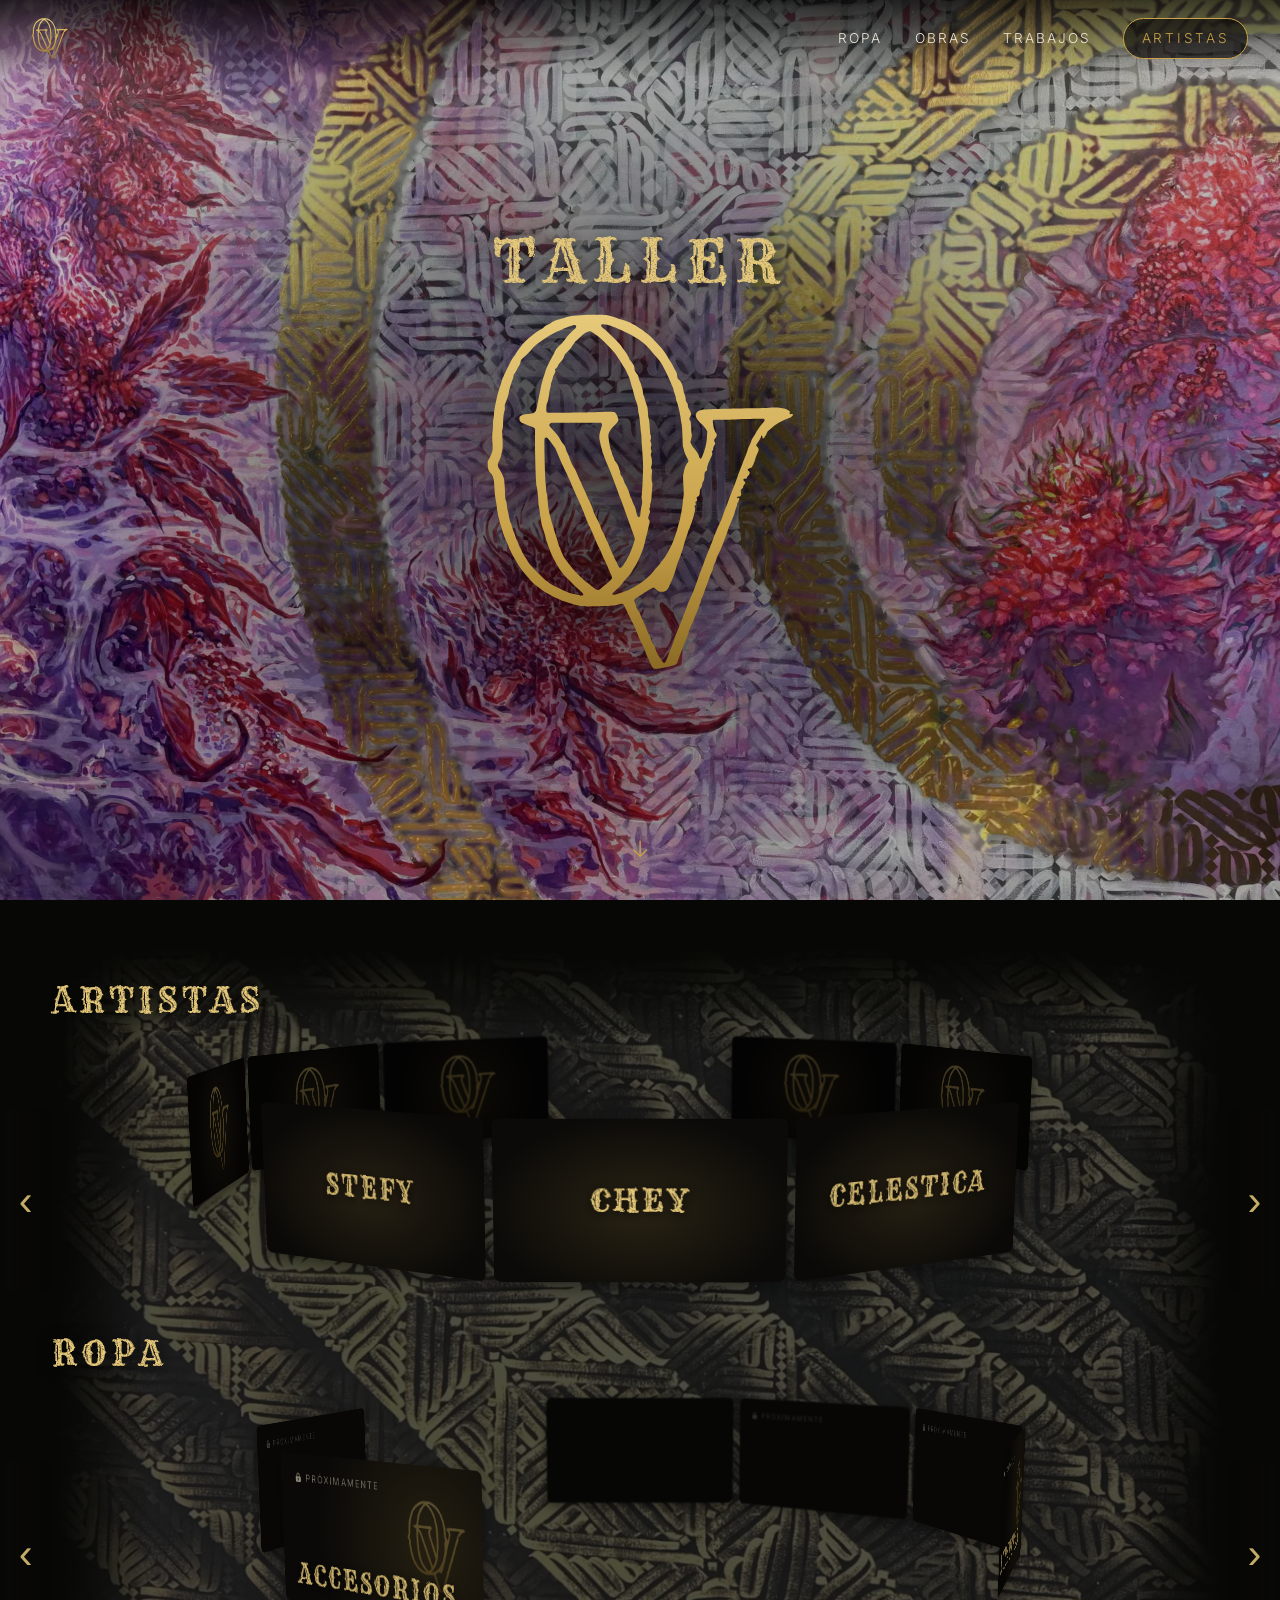
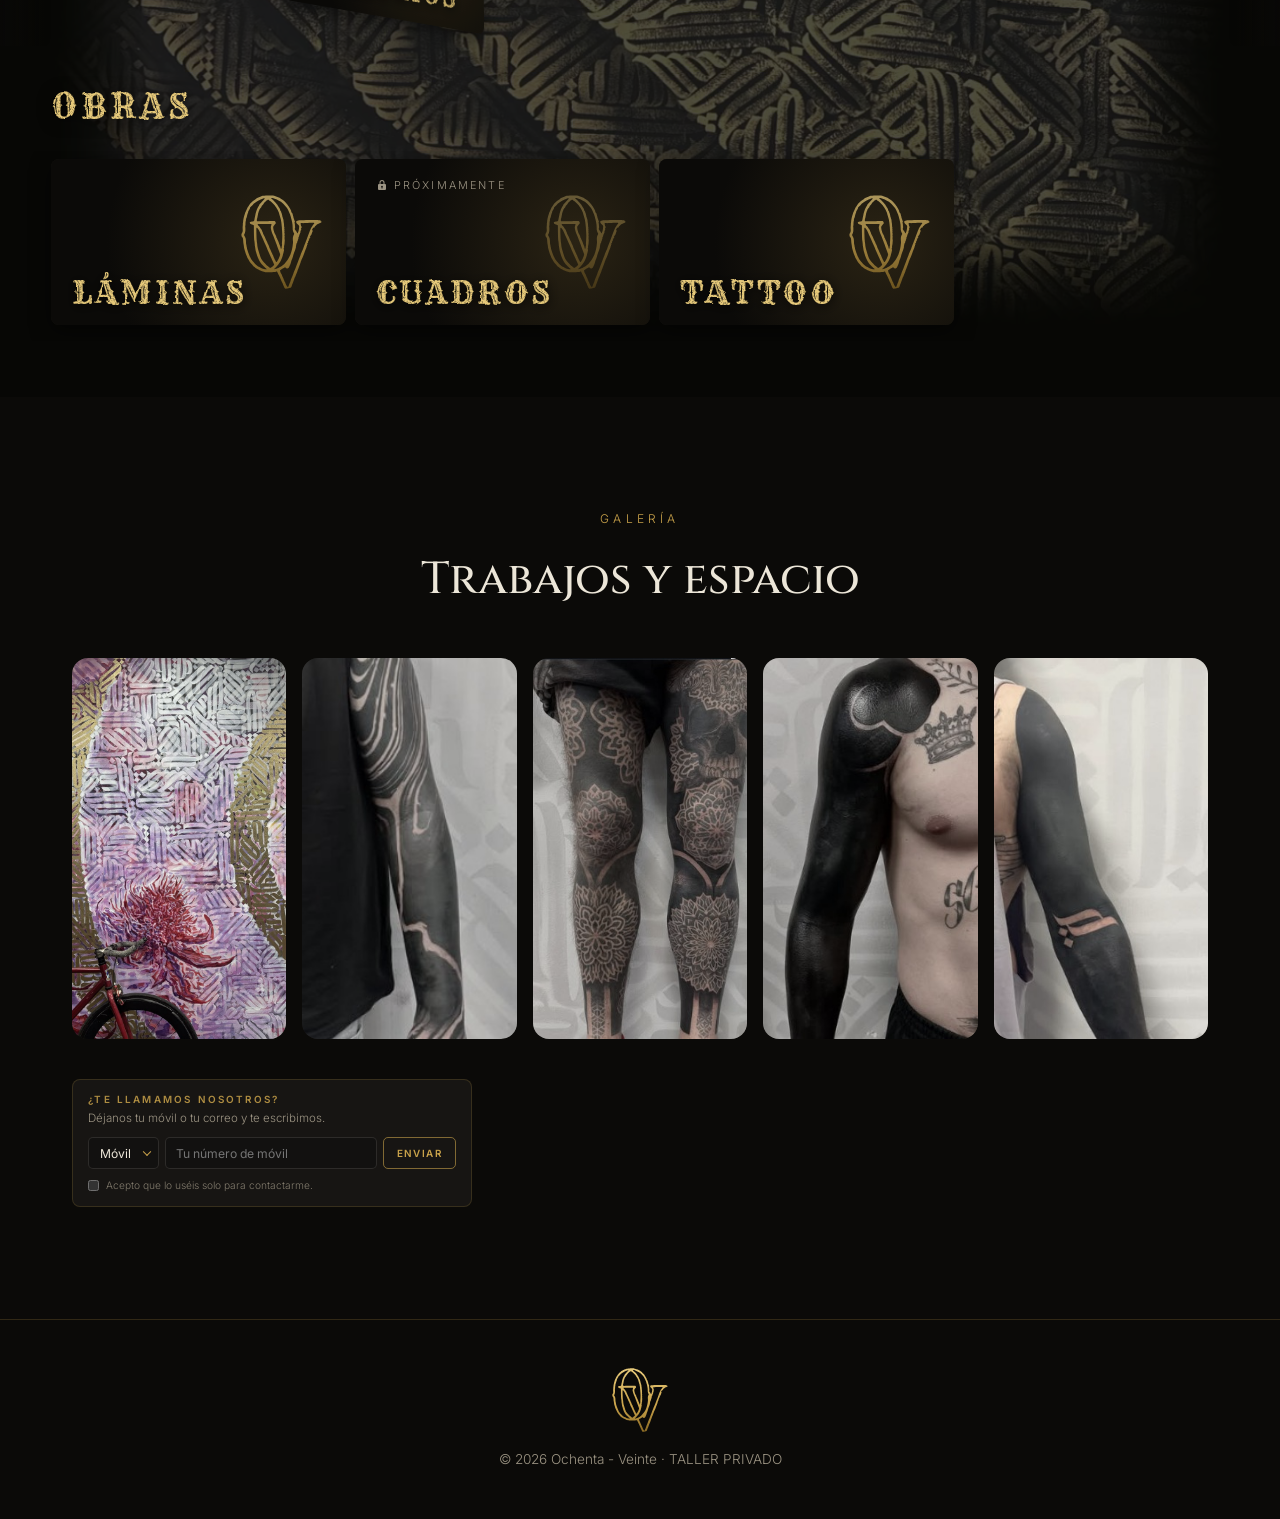
<file: index.html>
<!doctype html>
<html lang="es">
<head>
  <meta charset="utf-8">
  <meta name="viewport" content="width=device-width, initial-scale=1">
  <title>Ochenta - Veinte · Estudio de tatuajes</title>
  <meta name="description" content="Ochenta - Veinte, estudio de tatuajes. Diseños personalizados, arte y tinta.">
  <meta property="og:title" content="Ochenta - Veinte · Estudio de tatuajes">
  <meta property="og:description" content="Diseños personalizados, arte y tinta.">
  <meta property="og:image" content="/video/mural-dorado-poster.jpg">
  <link rel="preconnect" href="https://fonts.googleapis.com">
  <link rel="preconnect" href="https://fonts.gstatic.com" crossorigin>
  <link href="https://fonts.googleapis.com/css2?family=Cinzel:wght@500;700&family=Rye&family=Inter:wght@300;400;600&display=swap" rel="stylesheet">
  <link rel="stylesheet" href="styles.css">
</head>
<body>

  <!-- Filtro de letra gastada para "Taller" -->
  <svg width="0" height="0" style="position: absolute" aria-hidden="true">
    <filter id="gastado">
      <feTurbulence type="fractalNoise" baseFrequency=".55" numOctaves="3" result="ruido"/>
      <feColorMatrix in="ruido" type="matrix" values="0 0 0 0 0  0 0 0 0 0  0 0 0 0 0  0 0 0 -1.6 1.75" result="huecos"/>
      <feComposite in="SourceGraphic" in2="huecos" operator="in" result="tinta"/>
      <feTurbulence type="fractalNoise" baseFrequency=".05" numOctaves="2" result="ondas"/>
      <feDisplacementMap in="tinta" in2="ondas" scale="4"/>
    </filter>
  </svg>

  <header class="nav">
    <a href="#inicio" class="logo" aria-label="Ochenta - Veinte, inicio"><img src="img/logo-ov.svg" alt=""></a>
    <button class="nav-toggle" aria-label="Abrir menú" aria-expanded="false">☰</button>
    <nav class="nav-links">
      <a href="#ropa">Ropa</a>
      <a href="#obras">Obras</a>
      <a href="#trabajos">Trabajos</a>
      <a href="#artistas" class="btn-small">Artistas</a>
    </nav>
  </header>

  <!-- PORTADA: vídeo del mural dorado, entero (4:3) -->
  <section class="hero" id="inicio">
    <video autoplay muted loop playsinline poster="video/mural-dorado-poster.jpg">
      <source src="video/mural-dorado.webm" type="video/webm">
      <source src="video/mural-dorado.mp4" type="video/mp4">
    </video>
    <div class="hero-shade"></div>
    <div class="hero-content">
      <p class="hero-kicker">Taller</p>
      <h1><img src="img/logo-ov.svg" alt="Ochenta - Veinte" class="hero-logo"></h1>
    </div>
    <a href="#artistas" class="scroll-hint" aria-label="Bajar">↓</a>
  </section>

  <!-- ARTISTAS Y ROPA: filas deslizables tipo Netflix sobre el vídeo del cuadro -->
  <section class="band rows-band" id="artistas">
    <video autoplay muted loop playsinline poster="video/cuadro-hero-poster.jpg">
      <source media="(max-width: 768px)" src="video/cuadro-movil.webm" type="video/webm">
      <source media="(max-width: 768px)" src="video/cuadro-movil.mp4" type="video/mp4">
      <source src="video/cuadro-hero.webm" type="video/webm">
      <source src="video/cuadro-hero.mp4" type="video/mp4">
    </video>
    <div class="band-shade"></div>
    <div class="rows">

      <!-- FILA: ARTISTAS (carrusel giratorio). Para añadir artistas edita la lista en js/artistas.js -->
      <div class="row">
        <h2 class="row-title">Artistas</h2>
        <div class="row-viewport is-loop" data-carrusel="artistas">
          <button class="row-arrow prev" aria-label="Anterior artista">‹</button>
          <div class="row-track"></div>
          <button class="row-arrow next" aria-label="Siguiente artista">›</button>
        </div>
      </div>

      <!-- FILA: ROPA (carrusel giratorio; para añadir una prenda copia una tarjeta) -->
      <div class="row" id="ropa">
        <h2 class="row-title">Ropa</h2>
        <div class="row-viewport is-loop">
          <button class="row-arrow prev" aria-label="Anterior">‹</button>
          <div class="row-track">
          <a class="row-card" href="ropa/camisetas.html">
            <span class="row-card-media"><img class="row-card-logo" src="img/logo-ov.svg" alt=""></span>
            <span class="row-card-title">Camisetas</span>
          </a>
          <div class="row-card is-soon">
            <span class="row-card-media"><img class="row-card-logo" src="img/logo-ov.svg" alt=""></span>
            <span class="row-card-title">Pantalones</span>
            <span class="row-card-tag">Próximamente</span>
          </div>
          <div class="row-card is-soon">
            <span class="row-card-media"><img class="row-card-logo" src="img/logo-ov.svg" alt=""></span>
            <span class="row-card-title">Sudaderas</span>
            <span class="row-card-tag">Próximamente</span>
          </div>
          <div class="row-card is-soon">
            <span class="row-card-media"><img class="row-card-logo" src="img/logo-ov.svg" alt=""></span>
            <span class="row-card-title">Gorras</span>
            <span class="row-card-tag">Próximamente</span>
          </div>
          <div class="row-card is-soon">
            <span class="row-card-media"><img class="row-card-logo" src="img/logo-ov.svg" alt=""></span>
            <span class="row-card-title">Accesorios</span>
            <span class="row-card-tag">Próximamente</span>
          </div>
          </div>
          <button class="row-arrow next" aria-label="Siguiente">›</button>
        </div>
      </div>

      <!-- FILA: OBRAS -->
      <div class="row" id="obras">
        <h2 class="row-title">Obras</h2>
        <div class="row-viewport">
          <button class="row-arrow prev" aria-label="Anterior">‹</button>
          <div class="row-track">
          <a class="row-card" href="obras/laminas.html">
            <span class="row-card-media"><img class="row-card-logo" src="img/logo-ov.svg" alt=""></span>
            <span class="row-card-title">Láminas</span>
          </a>
          <div class="row-card is-soon">
            <span class="row-card-media"><img class="row-card-logo" src="img/logo-ov.svg" alt=""></span>
            <span class="row-card-title">Cuadros</span>
            <span class="row-card-tag">Próximamente</span>
          </div>
          <a class="row-card" href="obras/tattoo.html">
            <span class="row-card-media"><img class="row-card-logo" src="img/logo-ov.svg" alt=""></span>
            <span class="row-card-title">Tattoo</span>
          </a>
          </div>
          <button class="row-arrow next" aria-label="Siguiente">›</button>
        </div>
      </div>

    </div>
  </section>

  <!-- TRABAJOS -->
  <section class="section" id="trabajos">
    <p class="eyebrow center">Galería</p>
    <h2 class="center">Trabajos y espacio</h2>
    <!-- Al pasar el cursor por encima, la foto se amplía en grande; al quitarlo vuelve a su sitio -->
    <div class="gallery">
      <figure class="gallery-item"><img src="img/mural-1.jpg" alt="Mural del estudio" loading="lazy"></figure>
      <figure class="gallery-item"><img src="img/trabajos/trabajo-brazo-ondas.jpg" alt="Brazo entero en negro con ondas" loading="lazy"></figure>
      <figure class="gallery-item"><img src="img/trabajos/trabajo-piernas-mandalas.jpg" alt="Piernas con mandalas y calavera" loading="lazy"></figure>
      <figure class="gallery-item"><img src="img/trabajos/trabajo-brazo-negro.jpg" alt="Brazo entero en blackwork" loading="lazy"></figure>
      <figure class="gallery-item"><img src="img/trabajos/trabajo-brazo-letra.jpg" alt="Brazo en negro con letra en reserva" loading="lazy"></figure>
    </div>

    <!-- CONTACTO: el cliente deja su móvil o su correo y nos llega a nosotros (js/contacto.js) -->
    <form class="contacto-form" novalidate>
      <h3 class="contacto-titulo">¿Te llamamos nosotros?</h3>
      <p class="contacto-texto">Déjanos tu móvil o tu correo y te escribimos.</p>
      <div class="contacto-fila">
        <label class="contacto-select">
          <span class="sr-only">Cómo quieres que te contactemos</span>
          <select name="via" aria-label="Cómo quieres que te contactemos">
            <option value="movil">Móvil</option>
            <option value="email">Gmail</option>
          </select>
        </label>
        <input name="dato" type="tel" inputmode="tel" autocomplete="tel" placeholder="Tu número de móvil" aria-label="Tu número de móvil" required>
        <button type="submit" class="info-btn contacto-enviar">Enviar</button>
      </div>
      <label class="contacto-ok"><input type="checkbox" name="acepto" required> Acepto que lo uséis solo para contactarme.</label>
      <p class="contacto-estado" role="status" aria-live="polite"></p>
    </form>
  </section>

  <footer class="footer">
    <p class="logo"><img src="img/logo-ov.svg" alt="Ochenta - Veinte"></p>
    <p class="muted">© <span id="year"></span> Ochenta - Veinte · TALLER PRIVADO</p>
  </footer>

  <script>
    document.getElementById('year').textContent = new Date().getFullYear();
    const toggle = document.querySelector('.nav-toggle');
    const links = document.querySelector('.nav-links');
    toggle.addEventListener('click', () => {
      const open = links.classList.toggle('open');
      toggle.setAttribute('aria-expanded', open);
    });
    links.querySelectorAll('a').forEach(a => a.addEventListener('click', () => links.classList.remove('open')));
    // Filas deslizables: las flechas avanzan una pantalla de tarjetas
    document.querySelectorAll('.row-viewport:not(.is-loop)').forEach(row => {
      const track = row.querySelector('.row-track');
      const update = () => {
        row.querySelector('.prev').hidden = track.scrollLeft < 5;
        row.querySelector('.next').hidden = track.scrollLeft + track.clientWidth >= track.scrollWidth - 5;
      };
      row.querySelector('.prev').addEventListener('click', () => track.scrollBy({ left: -track.clientWidth * .9, behavior: 'smooth' }));
      row.querySelector('.next').addEventListener('click', () => track.scrollBy({ left: track.clientWidth * .9, behavior: 'smooth' }));
      track.addEventListener('scroll', update, { passive: true });
      window.addEventListener('resize', update);
      update();
    });
    window.addEventListener('scroll', () => {
      document.querySelector('.nav').classList.toggle('solid', window.scrollY > 40);
    });
  </script>
  <script src="js/galeria.js"></script>
  <script src="js/contacto.js"></script>
  <script src="js/artistas.js"></script>
  <script src="js/carrusel.js"></script>
</body>
</html>
</file>
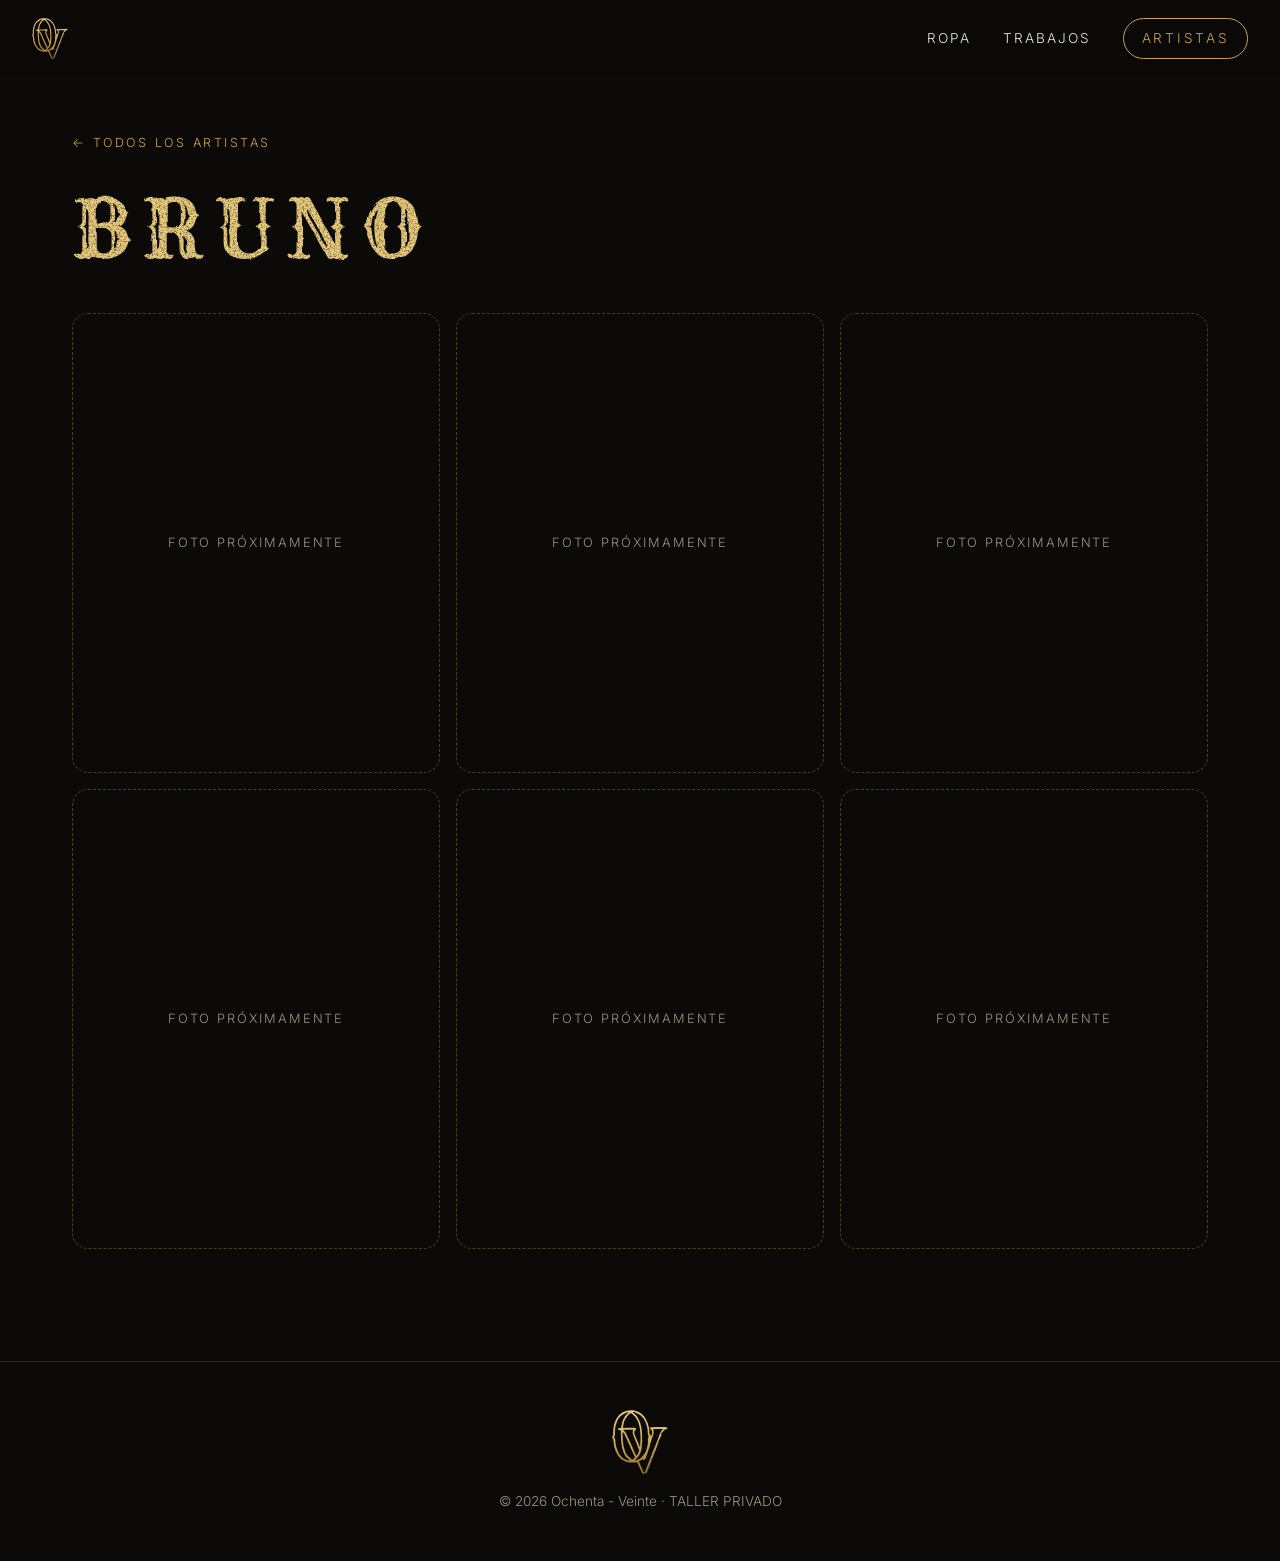
<file: artistas/bruno.html>
<!doctype html>
<html lang="es">
<head>
  <meta charset="utf-8">
  <meta name="viewport" content="width=device-width, initial-scale=1">
  <title>Bruno · Ochenta - Veinte</title>
  <meta name="description" content="Trabajos de Bruno, artista del taller Ochenta - Veinte.">
  <link rel="preconnect" href="https://fonts.googleapis.com">
  <link rel="preconnect" href="https://fonts.gstatic.com" crossorigin>
  <link href="https://fonts.googleapis.com/css2?family=Cinzel:wght@500;700&family=Rye&family=Inter:wght@300;400;600&display=swap" rel="stylesheet">
  <link rel="stylesheet" href="../styles.css">
</head>
<body>

  <!-- Filtro de letra gastada -->
  <svg width="0" height="0" style="position: absolute" aria-hidden="true">
    <filter id="gastado">
      <feTurbulence type="fractalNoise" baseFrequency=".55" numOctaves="3" result="ruido"/>
      <feColorMatrix in="ruido" type="matrix" values="0 0 0 0 0  0 0 0 0 0  0 0 0 0 0  0 0 0 -1.6 1.75" result="huecos"/>
      <feComposite in="SourceGraphic" in2="huecos" operator="in" result="tinta"/>
      <feTurbulence type="fractalNoise" baseFrequency=".05" numOctaves="2" result="ondas"/>
      <feDisplacementMap in="tinta" in2="ondas" scale="4"/>
    </filter>
  </svg>

  <header class="nav solid">
    <a href="../" class="logo" aria-label="Ochenta - Veinte, inicio"><img src="../img/logo-ov.svg" alt=""></a>
    <button class="nav-toggle" aria-label="Abrir menú" aria-expanded="false">☰</button>
    <nav class="nav-links">
      <a href="../#ropa">Ropa</a>
      <a href="../#trabajos">Trabajos</a>
      <a href="../#artistas" class="btn-small">Artistas</a>
    </nav>
  </header>

  <main class="section artist-page">
    <a href="../#artistas" class="back-link">← Todos los artistas</a>
    <h1>Bruno</h1>

    <div class="works">
      <!-- Trabajos de Bruno: cambia cada hueco por una foto, por ejemplo <img src="../img/bruno/1.jpg" alt="Tatuaje de Bruno" loading="lazy"> -->
      <div class="work-placeholder">Foto próximamente</div>
      <div class="work-placeholder">Foto próximamente</div>
      <div class="work-placeholder">Foto próximamente</div>
      <div class="work-placeholder">Foto próximamente</div>
      <div class="work-placeholder">Foto próximamente</div>
      <div class="work-placeholder">Foto próximamente</div>
    </div>
  </main>

  <footer class="footer">
    <p class="logo"><img src="../img/logo-ov.svg" alt="Ochenta - Veinte"></p>
    <p class="muted">© <span id="year"></span> Ochenta - Veinte · TALLER PRIVADO</p>
  </footer>

  <script>
    document.getElementById('year').textContent = new Date().getFullYear();
    const toggle = document.querySelector('.nav-toggle');
    const links = document.querySelector('.nav-links');
    toggle.addEventListener('click', () => {
      const open = links.classList.toggle('open');
      toggle.setAttribute('aria-expanded', open);
    });
  </script>
</body>
</html>
</file>
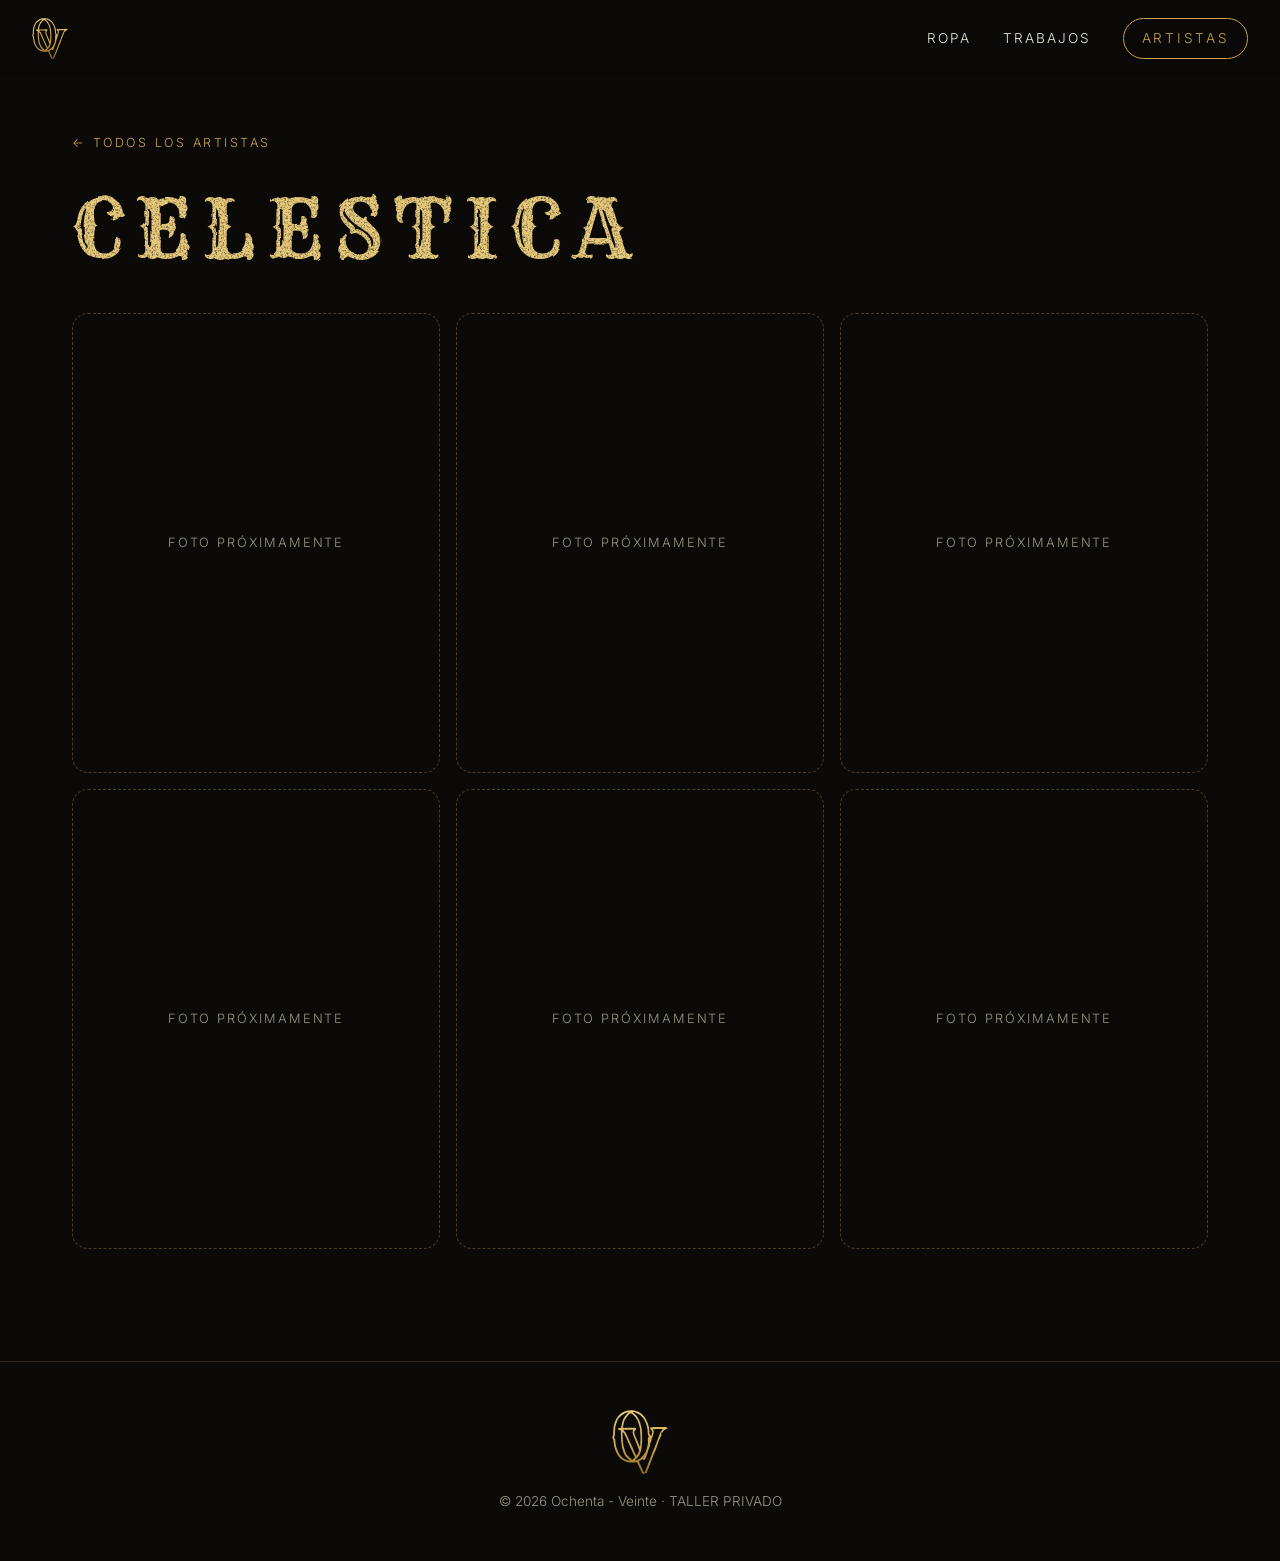
<file: artistas/celestica.html>
<!doctype html>
<html lang="es">
<head>
  <meta charset="utf-8">
  <meta name="viewport" content="width=device-width, initial-scale=1">
  <title>Celestica · Ochenta - Veinte</title>
  <meta name="description" content="Trabajos de Celestica, artista del taller Ochenta - Veinte.">
  <link rel="preconnect" href="https://fonts.googleapis.com">
  <link rel="preconnect" href="https://fonts.gstatic.com" crossorigin>
  <link href="https://fonts.googleapis.com/css2?family=Cinzel:wght@500;700&family=Rye&family=Inter:wght@300;400;600&display=swap" rel="stylesheet">
  <link rel="stylesheet" href="../styles.css">
</head>
<body>

  <!-- Filtro de letra gastada -->
  <svg width="0" height="0" style="position: absolute" aria-hidden="true">
    <filter id="gastado">
      <feTurbulence type="fractalNoise" baseFrequency=".55" numOctaves="3" result="ruido"/>
      <feColorMatrix in="ruido" type="matrix" values="0 0 0 0 0  0 0 0 0 0  0 0 0 0 0  0 0 0 -1.6 1.75" result="huecos"/>
      <feComposite in="SourceGraphic" in2="huecos" operator="in" result="tinta"/>
      <feTurbulence type="fractalNoise" baseFrequency=".05" numOctaves="2" result="ondas"/>
      <feDisplacementMap in="tinta" in2="ondas" scale="4"/>
    </filter>
  </svg>

  <header class="nav solid">
    <a href="../" class="logo" aria-label="Ochenta - Veinte, inicio"><img src="../img/logo-ov.svg" alt=""></a>
    <button class="nav-toggle" aria-label="Abrir menú" aria-expanded="false">☰</button>
    <nav class="nav-links">
      <a href="../#ropa">Ropa</a>
      <a href="../#trabajos">Trabajos</a>
      <a href="../#artistas" class="btn-small">Artistas</a>
    </nav>
  </header>

  <main class="section artist-page">
    <a href="../#artistas" class="back-link">← Todos los artistas</a>
    <h1>Celestica</h1>

    <div class="works">
      <!-- Trabajos de Celestica: cambia cada hueco por una foto, por ejemplo <img src="../img/celestica/1.jpg" alt="Tatuaje de Celestica" loading="lazy"> -->
      <div class="work-placeholder">Foto próximamente</div>
      <div class="work-placeholder">Foto próximamente</div>
      <div class="work-placeholder">Foto próximamente</div>
      <div class="work-placeholder">Foto próximamente</div>
      <div class="work-placeholder">Foto próximamente</div>
      <div class="work-placeholder">Foto próximamente</div>
    </div>
  </main>

  <footer class="footer">
    <p class="logo"><img src="../img/logo-ov.svg" alt="Ochenta - Veinte"></p>
    <p class="muted">© <span id="year"></span> Ochenta - Veinte · TALLER PRIVADO</p>
  </footer>

  <script>
    document.getElementById('year').textContent = new Date().getFullYear();
    const toggle = document.querySelector('.nav-toggle');
    const links = document.querySelector('.nav-links');
    toggle.addEventListener('click', () => {
      const open = links.classList.toggle('open');
      toggle.setAttribute('aria-expanded', open);
    });
  </script>
</body>
</html>
</file>
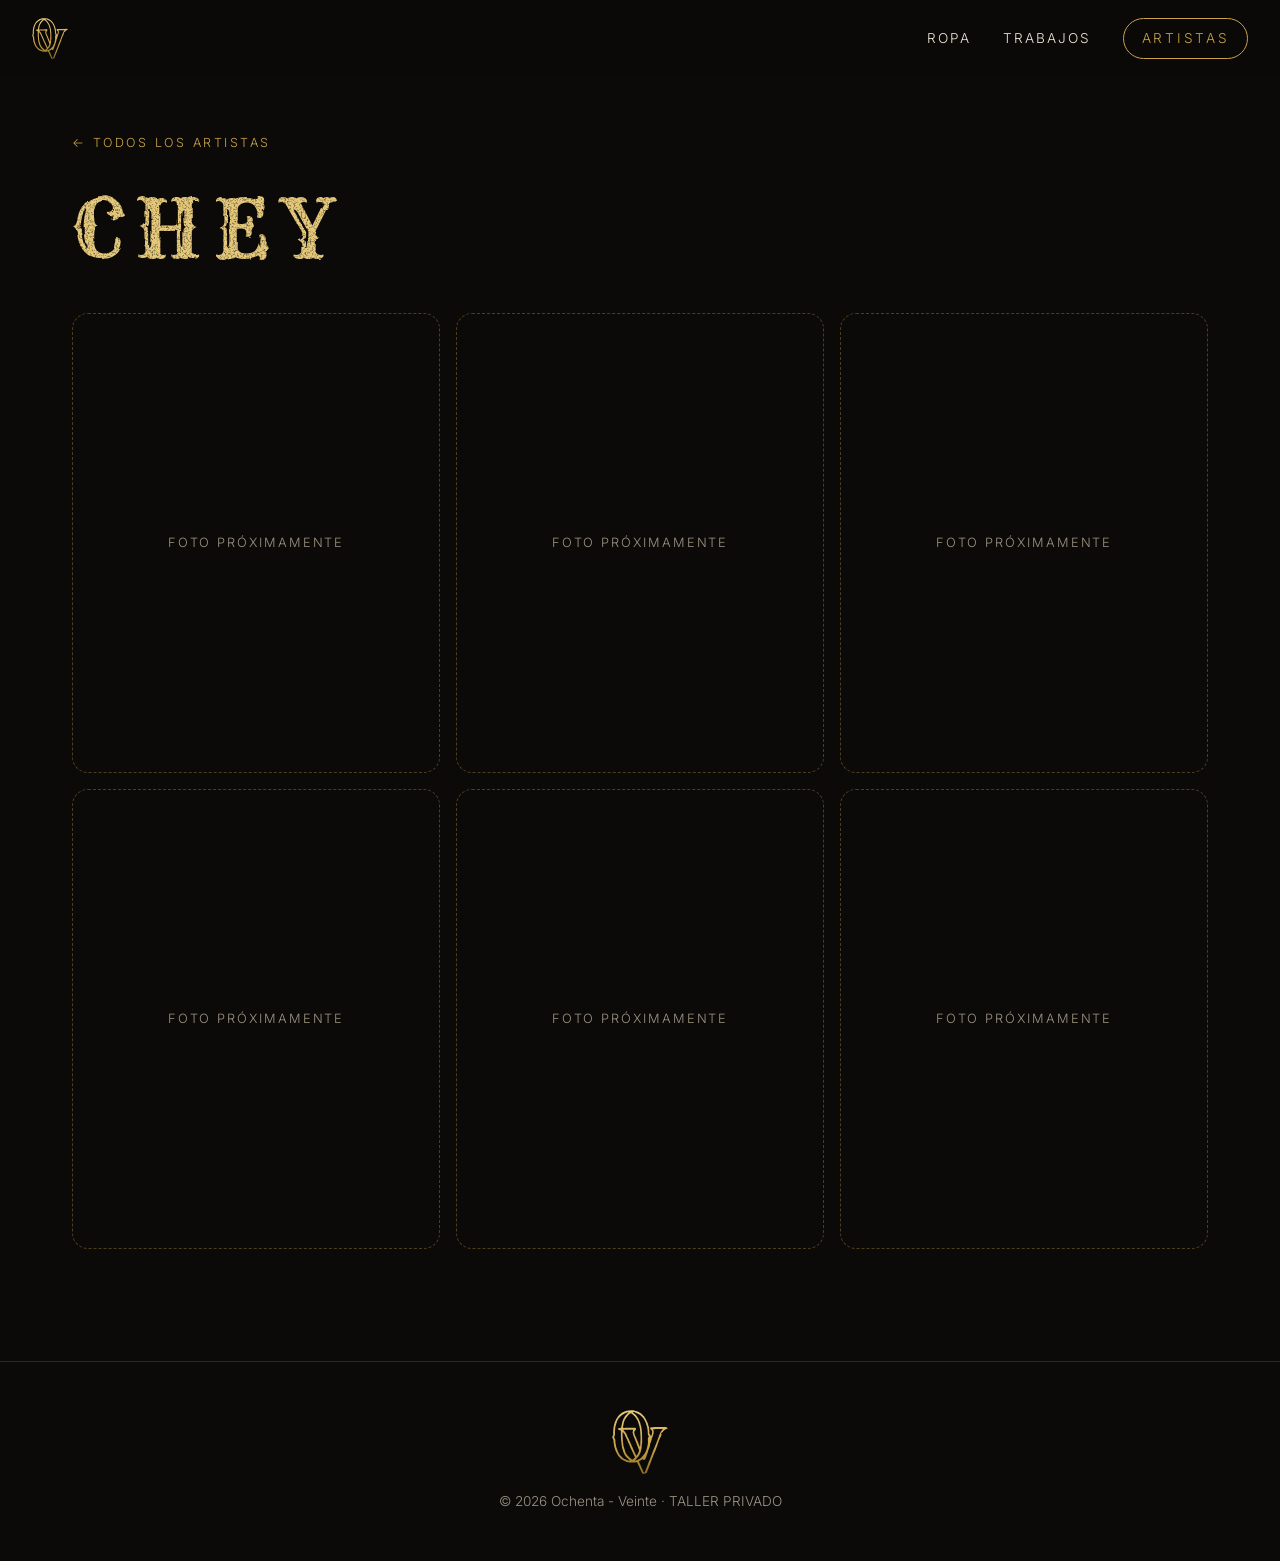
<file: artistas/chey.html>
<!doctype html>
<html lang="es">
<head>
  <meta charset="utf-8">
  <meta name="viewport" content="width=device-width, initial-scale=1">
  <title>Chey · Ochenta - Veinte</title>
  <meta name="description" content="Trabajos de Chey, artista del taller Ochenta - Veinte.">
  <link rel="preconnect" href="https://fonts.googleapis.com">
  <link rel="preconnect" href="https://fonts.gstatic.com" crossorigin>
  <link href="https://fonts.googleapis.com/css2?family=Cinzel:wght@500;700&family=Rye&family=Inter:wght@300;400;600&display=swap" rel="stylesheet">
  <link rel="stylesheet" href="../styles.css">
</head>
<body>

  <!-- Filtro de letra gastada -->
  <svg width="0" height="0" style="position: absolute" aria-hidden="true">
    <filter id="gastado">
      <feTurbulence type="fractalNoise" baseFrequency=".55" numOctaves="3" result="ruido"/>
      <feColorMatrix in="ruido" type="matrix" values="0 0 0 0 0  0 0 0 0 0  0 0 0 0 0  0 0 0 -1.6 1.75" result="huecos"/>
      <feComposite in="SourceGraphic" in2="huecos" operator="in" result="tinta"/>
      <feTurbulence type="fractalNoise" baseFrequency=".05" numOctaves="2" result="ondas"/>
      <feDisplacementMap in="tinta" in2="ondas" scale="4"/>
    </filter>
  </svg>

  <header class="nav solid">
    <a href="../" class="logo" aria-label="Ochenta - Veinte, inicio"><img src="../img/logo-ov.svg" alt=""></a>
    <button class="nav-toggle" aria-label="Abrir menú" aria-expanded="false">☰</button>
    <nav class="nav-links">
      <a href="../#ropa">Ropa</a>
      <a href="../#trabajos">Trabajos</a>
      <a href="../#artistas" class="btn-small">Artistas</a>
    </nav>
  </header>

  <main class="section artist-page">
    <a href="../#artistas" class="back-link">← Todos los artistas</a>
    <h1>Chey</h1>

    <div class="works">
      <!-- Trabajos de Chey: cambia cada hueco por una foto, por ejemplo <img src="../img/chey/1.jpg" alt="Tatuaje de Chey" loading="lazy"> -->
      <div class="work-placeholder">Foto próximamente</div>
      <div class="work-placeholder">Foto próximamente</div>
      <div class="work-placeholder">Foto próximamente</div>
      <div class="work-placeholder">Foto próximamente</div>
      <div class="work-placeholder">Foto próximamente</div>
      <div class="work-placeholder">Foto próximamente</div>
    </div>
  </main>

  <footer class="footer">
    <p class="logo"><img src="../img/logo-ov.svg" alt="Ochenta - Veinte"></p>
    <p class="muted">© <span id="year"></span> Ochenta - Veinte · TALLER PRIVADO</p>
  </footer>

  <script>
    document.getElementById('year').textContent = new Date().getFullYear();
    const toggle = document.querySelector('.nav-toggle');
    const links = document.querySelector('.nav-links');
    toggle.addEventListener('click', () => {
      const open = links.classList.toggle('open');
      toggle.setAttribute('aria-expanded', open);
    });
  </script>
</body>
</html>
</file>
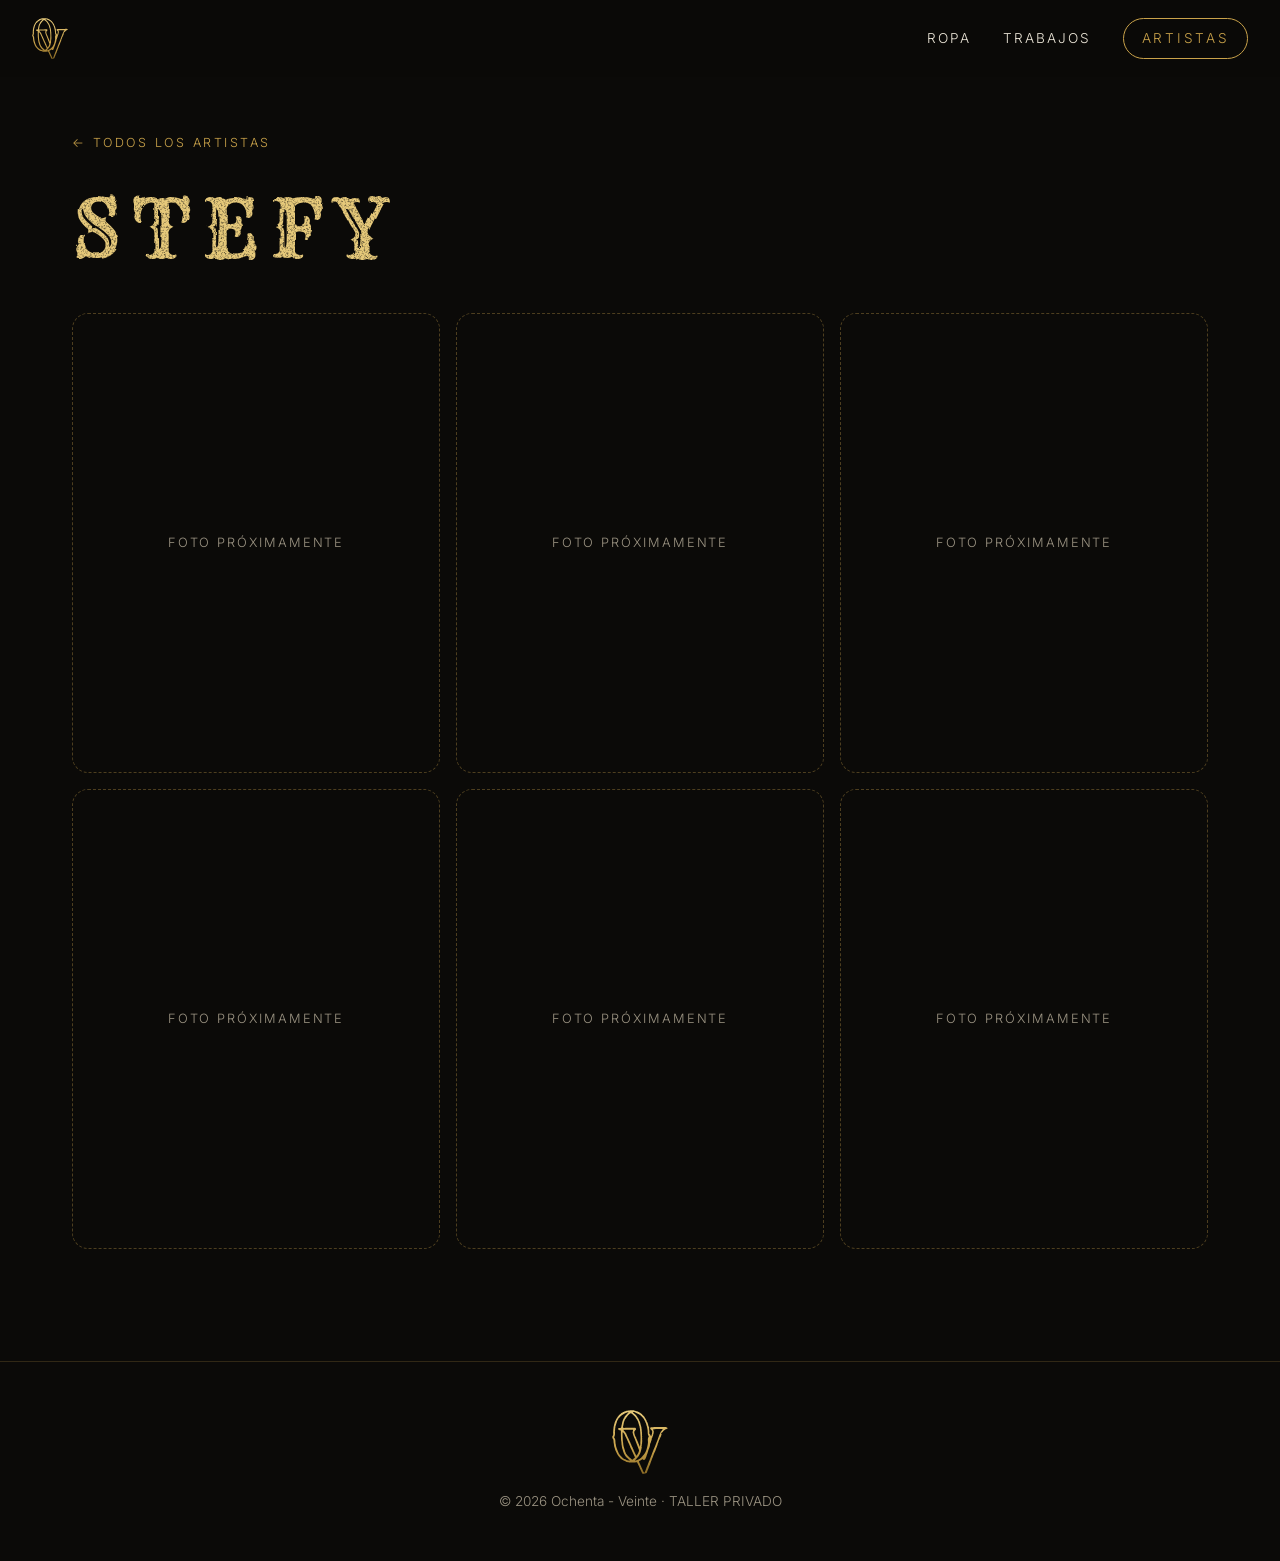
<file: artistas/stefy.html>
<!doctype html>
<html lang="es">
<head>
  <meta charset="utf-8">
  <meta name="viewport" content="width=device-width, initial-scale=1">
  <title>Stefy · Ochenta - Veinte</title>
  <meta name="description" content="Trabajos de Stefy, artista del taller Ochenta - Veinte.">
  <link rel="preconnect" href="https://fonts.googleapis.com">
  <link rel="preconnect" href="https://fonts.gstatic.com" crossorigin>
  <link href="https://fonts.googleapis.com/css2?family=Cinzel:wght@500;700&family=Rye&family=Inter:wght@300;400;600&display=swap" rel="stylesheet">
  <link rel="stylesheet" href="../styles.css">
</head>
<body>

  <!-- Filtro de letra gastada -->
  <svg width="0" height="0" style="position: absolute" aria-hidden="true">
    <filter id="gastado">
      <feTurbulence type="fractalNoise" baseFrequency=".55" numOctaves="3" result="ruido"/>
      <feColorMatrix in="ruido" type="matrix" values="0 0 0 0 0  0 0 0 0 0  0 0 0 0 0  0 0 0 -1.6 1.75" result="huecos"/>
      <feComposite in="SourceGraphic" in2="huecos" operator="in" result="tinta"/>
      <feTurbulence type="fractalNoise" baseFrequency=".05" numOctaves="2" result="ondas"/>
      <feDisplacementMap in="tinta" in2="ondas" scale="4"/>
    </filter>
  </svg>

  <header class="nav solid">
    <a href="../" class="logo" aria-label="Ochenta - Veinte, inicio"><img src="../img/logo-ov.svg" alt=""></a>
    <button class="nav-toggle" aria-label="Abrir menú" aria-expanded="false">☰</button>
    <nav class="nav-links">
      <a href="../#ropa">Ropa</a>
      <a href="../#trabajos">Trabajos</a>
      <a href="../#artistas" class="btn-small">Artistas</a>
    </nav>
  </header>

  <main class="section artist-page">
    <a href="../#artistas" class="back-link">← Todos los artistas</a>
    <h1>Stefy</h1>

    <div class="works">
      <!-- Trabajos de Stefy: cambia cada hueco por una foto, por ejemplo <img src="../img/stefy/1.jpg" alt="Tatuaje de Stefy" loading="lazy"> -->
      <div class="work-placeholder">Foto próximamente</div>
      <div class="work-placeholder">Foto próximamente</div>
      <div class="work-placeholder">Foto próximamente</div>
      <div class="work-placeholder">Foto próximamente</div>
      <div class="work-placeholder">Foto próximamente</div>
      <div class="work-placeholder">Foto próximamente</div>
    </div>
  </main>

  <footer class="footer">
    <p class="logo"><img src="../img/logo-ov.svg" alt="Ochenta - Veinte"></p>
    <p class="muted">© <span id="year"></span> Ochenta - Veinte · TALLER PRIVADO</p>
  </footer>

  <script>
    document.getElementById('year').textContent = new Date().getFullYear();
    const toggle = document.querySelector('.nav-toggle');
    const links = document.querySelector('.nav-links');
    toggle.addEventListener('click', () => {
      const open = links.classList.toggle('open');
      toggle.setAttribute('aria-expanded', open);
    });
  </script>
</body>
</html>
</file>
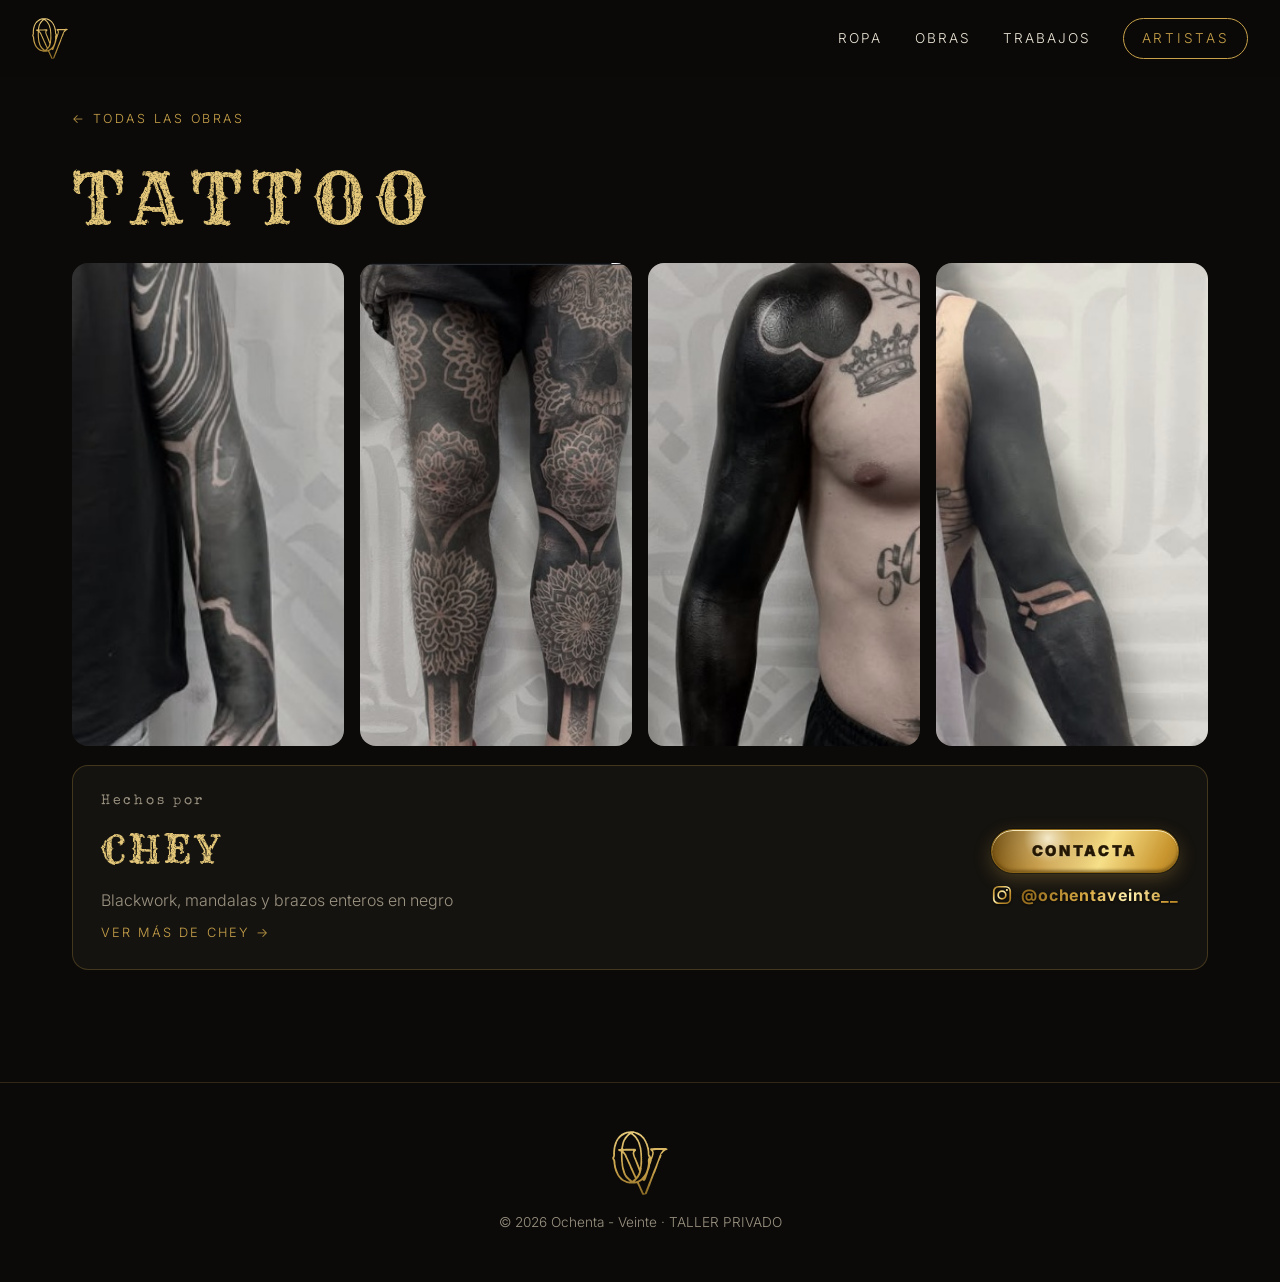
<file: obras/tattoo.html>
<!doctype html>
<html lang="es">
<head>
  <meta charset="utf-8">
  <meta name="viewport" content="width=device-width, initial-scale=1">
  <title>Tattoo · Ochenta - Veinte</title>
  <meta name="description" content="Tatuajes hechos por Chey en el taller Ochenta - Veinte.">
  <link rel="preconnect" href="https://fonts.googleapis.com">
  <link rel="preconnect" href="https://fonts.gstatic.com" crossorigin>
  <link href="https://fonts.googleapis.com/css2?family=Cinzel:wght@500;700&family=Rye&family=Inter:wght@300;400;600;900&family=Special+Elite&display=swap" rel="stylesheet">
  <link rel="stylesheet" href="../styles.css">
</head>
<body>

  <!-- Filtro de letra gastada -->
  <svg width="0" height="0" style="position: absolute" aria-hidden="true">
    <filter id="gastado">
      <feTurbulence type="fractalNoise" baseFrequency=".55" numOctaves="3" result="ruido"/>
      <feColorMatrix in="ruido" type="matrix" values="0 0 0 0 0  0 0 0 0 0  0 0 0 0 0  0 0 0 -1.6 1.75" result="huecos"/>
      <feComposite in="SourceGraphic" in2="huecos" operator="in" result="tinta"/>
      <feTurbulence type="fractalNoise" baseFrequency=".05" numOctaves="2" result="ondas"/>
      <feDisplacementMap in="tinta" in2="ondas" scale="4"/>
    </filter>
  </svg>

  <header class="nav solid">
    <a href="../" class="logo" aria-label="Ochenta - Veinte, inicio"><img src="../img/logo-ov.svg" alt=""></a>
    <button class="nav-toggle" aria-label="Abrir menú" aria-expanded="false">☰</button>
    <nav class="nav-links">
      <a href="../#ropa">Ropa</a>
      <a href="../#obras">Obras</a>
      <a href="../#trabajos">Trabajos</a>
      <a href="../#artistas" class="btn-small">Artistas</a>
    </nav>
  </header>

  <main class="section shop-page tattoo-page">
    <a href="../#obras" class="back-link">← Todas las obras</a>
    <h1 class="shop-title">Tattoo</h1>

    <!-- FOTOS: al pasar el cursor se amplían (js/galeria.js). Para añadir una, copia una línea -->
    <div class="gallery gallery-tattoo">
      <figure class="gallery-item"><img src="../img/trabajos/trabajo-brazo-ondas.jpg" alt="Brazo entero en negro con ondas" loading="lazy"></figure>
      <figure class="gallery-item"><img src="../img/trabajos/trabajo-piernas-mandalas.jpg" alt="Piernas con mandalas y calavera" loading="lazy"></figure>
      <figure class="gallery-item"><img src="../img/trabajos/trabajo-brazo-negro.jpg" alt="Brazo entero en blackwork" loading="lazy"></figure>
      <figure class="gallery-item"><img src="../img/trabajos/trabajo-brazo-letra.jpg" alt="Brazo en negro con letra en reserva" loading="lazy"></figure>
    </div>

    <!-- TARJETA DE INFO: quién ha hecho los tatuajes -->
    <div class="armario-info tattoo-info">
      <div>
        <p class="info-num">Hechos por</p>
        <h2 class="info-name">Chey</h2>
        <p class="info-color">Blackwork, mandalas y brazos enteros en negro</p>
        <a class="tattoo-perfil" href="../artistas/chey.html">Ver más de Chey →</a>
      </div>
      <div class="info-lado">
        <a class="info-btn contacta" href="https://www.instagram.com/ochentaveinte__/" target="_blank" rel="noopener">Contacta</a>
        <a class="info-ig" href="https://www.instagram.com/ochentaveinte__/" target="_blank" rel="noopener" aria-label="Instagram @ochentaveinte__">
          <svg viewBox="0 0 24 24" width="22" height="22" aria-hidden="true"><defs><linearGradient id="ig-oro" x1="0" y1="0" x2="24" y2="24" gradientUnits="userSpaceOnUse" spreadMethod="reflect"><stop offset="0" stop-color="#8c6418"/><stop offset=".3" stop-color="#e2b955"/><stop offset=".45" stop-color="#fff1b0"/><stop offset=".6" stop-color="#c9962f"/><stop offset="1" stop-color="#7a5512"/><animateTransform attributeName="gradientTransform" type="translate" values="-24 -24; 24 24; -24 -24" dur="5s" repeatCount="indefinite"/></linearGradient></defs><rect x="3" y="3" width="18" height="18" rx="5" fill="none" stroke="url(#ig-oro)" stroke-width="1.9"/><circle cx="12" cy="12" r="4.2" fill="none" stroke="url(#ig-oro)" stroke-width="1.9"/><circle cx="17.4" cy="6.6" r="1.2" fill="url(#ig-oro)"/></svg>
          <span>@ochentaveinte__</span>
        </a>
      </div>
    </div>
  </main>

  <footer class="footer">
    <p class="logo"><img src="../img/logo-ov.svg" alt="Ochenta - Veinte"></p>
    <p class="muted">© <span id="year"></span> Ochenta - Veinte · TALLER PRIVADO</p>
  </footer>

  <script src="../js/galeria.js"></script>
  <script>
    document.getElementById('year').textContent = new Date().getFullYear();
    // Reflejo de CONTACTA y VER ESPALDA: el punto de luz sigue al ratón o al dedo; si no hay puntero, se pasea solo
    document.querySelectorAll('.contacta, .flip').forEach((oro, n) => {
      let tocado = 0;
      const luz = (x, y) => { oro.style.setProperty('--lx', x + '%'); oro.style.setProperty('--ly', y + '%'); };
      addEventListener('pointermove', (e) => {
        const r = oro.getBoundingClientRect();
        luz(Math.max(-20, Math.min(120, (e.clientX - r.left) / r.width * 100)), Math.max(-60, Math.min(160, (e.clientY - r.top) / r.height * 100)));
        tocado = performance.now();
      });
      if (!matchMedia('(prefers-reduced-motion: reduce)').matches) {
        const paseo = (t) => { if (t - tocado > 2500) luz(50 + 45 * Math.sin(t / 1700 + n * 2), 30 + 40 * Math.sin(t / 1100 + n)); requestAnimationFrame(paseo); };
        requestAnimationFrame(paseo);
      }
    });
    const toggle = document.querySelector('.nav-toggle');
    const links = document.querySelector('.nav-links');
    toggle.addEventListener('click', () => {
      const open = links.classList.toggle('open');
      toggle.setAttribute('aria-expanded', open);
    });
  </script>
</body>
</html>
</file>
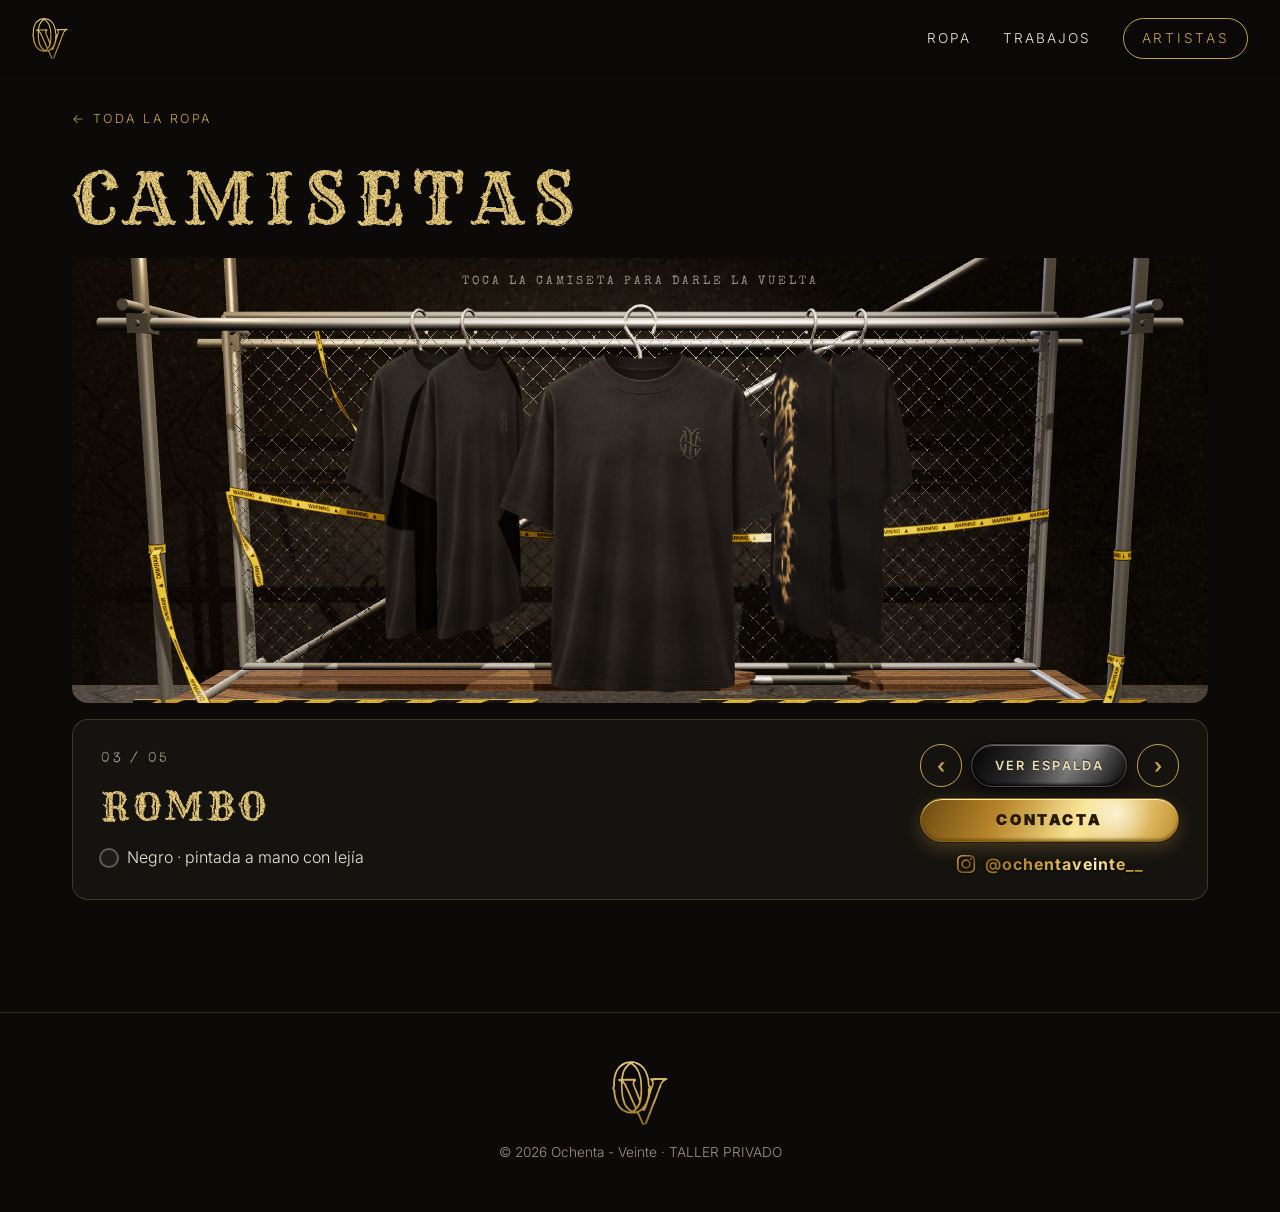
<file: ropa/camisetas.html>
<!doctype html>
<html lang="es">
<head>
  <meta charset="utf-8">
  <meta name="viewport" content="width=device-width, initial-scale=1">
  <title>Camisetas · Ochenta - Veinte</title>
  <meta name="description" content="Camisetas del taller Ochenta - Veinte.">
  <link rel="preconnect" href="https://fonts.googleapis.com">
  <link rel="preconnect" href="https://fonts.gstatic.com" crossorigin>
  <link href="https://fonts.googleapis.com/css2?family=Cinzel:wght@500;700&family=Rye&family=Inter:wght@300;400;600;900&family=Special+Elite&display=swap" rel="stylesheet">
  <link rel="stylesheet" href="../styles.css">
</head>
<body>

  <!-- Filtro de letra gastada -->
  <svg width="0" height="0" style="position: absolute" aria-hidden="true">
    <filter id="gastado">
      <feTurbulence type="fractalNoise" baseFrequency=".55" numOctaves="3" result="ruido"/>
      <feColorMatrix in="ruido" type="matrix" values="0 0 0 0 0  0 0 0 0 0  0 0 0 0 0  0 0 0 -1.6 1.75" result="huecos"/>
      <feComposite in="SourceGraphic" in2="huecos" operator="in" result="tinta"/>
      <feTurbulence type="fractalNoise" baseFrequency=".05" numOctaves="2" result="ondas"/>
      <feDisplacementMap in="tinta" in2="ondas" scale="4"/>
    </filter>
  </svg>

  <header class="nav solid">
    <a href="../" class="logo" aria-label="Ochenta - Veinte, inicio"><img src="../img/logo-ov.svg" alt=""></a>
    <button class="nav-toggle" aria-label="Abrir menú" aria-expanded="false">☰</button>
    <nav class="nav-links">
      <a href="../#ropa">Ropa</a>
      <a href="../#trabajos">Trabajos</a>
      <a href="../#artistas" class="btn-small">Artistas</a>
    </nav>
  </header>

  <main class="section shop-page">
    <a href="../#ropa" class="back-link">← Toda la ropa</a>
    <h1 class="shop-title">Camisetas</h1>

    <!-- ARMARIO 3D: andamio de obra con valla y camisetas colgadas (three.js) -->
    <div class="armario3d">
      <canvas class="armario-canvas" aria-label="Armario con las camisetas colgadas en un andamio"></canvas>
      <p class="armario-hint">Toca la camiseta para darle la vuelta</p>
      <p class="armario-fallback" hidden>Tu navegador no puede mostrar el armario en 3D.</p>
    </div>

    <div class="armario-info" aria-live="polite">
      <div>
        <p class="info-num"></p>
        <h2 class="info-name"></h2>
        <p class="info-color"><span class="info-dot"></span><span class="info-color-name"></span></p>
      </div>
      <div class="info-lado">
        <div class="info-actions">
          <button class="info-btn prev" aria-label="Camiseta anterior">‹</button>
          <button class="info-btn flip">Ver espalda</button>
          <button class="info-btn next" aria-label="Camiseta siguiente">›</button>
        </div>
        <!-- CONTACTO: enlace de Instagram y nombre del perfil -->
        <a class="info-btn contacta" href="https://www.instagram.com/ochentaveinte__/" target="_blank" rel="noopener">Contacta</a>
        <a class="info-ig" href="https://www.instagram.com/ochentaveinte__/" target="_blank" rel="noopener" aria-label="Instagram @ochentaveinte__">
          <svg viewBox="0 0 24 24" width="22" height="22" aria-hidden="true"><defs><linearGradient id="ig-oro" x1="0" y1="0" x2="24" y2="24" gradientUnits="userSpaceOnUse" spreadMethod="reflect"><stop offset="0" stop-color="#8c6418"/><stop offset=".3" stop-color="#e2b955"/><stop offset=".45" stop-color="#fff1b0"/><stop offset=".6" stop-color="#c9962f"/><stop offset="1" stop-color="#7a5512"/><animateTransform attributeName="gradientTransform" type="translate" values="-24 -24; 24 24; -24 -24" dur="5s" repeatCount="indefinite"/></linearGradient></defs><rect x="3" y="3" width="18" height="18" rx="5" fill="none" stroke="url(#ig-oro)" stroke-width="1.9"/><circle cx="12" cy="12" r="4.2" fill="none" stroke="url(#ig-oro)" stroke-width="1.9"/><circle cx="17.4" cy="6.6" r="1.2" fill="url(#ig-oro)"/></svg>
          <span>@ochentaveinte__</span>
        </a>
      </div>
    </div>
  </main>

  <footer class="footer">
    <p class="logo"><img src="../img/logo-ov.svg" alt="Ochenta - Veinte"></p>
    <p class="muted">© <span id="year"></span> Ochenta - Veinte · TALLER PRIVADO</p>
  </footer>

  <script src="../js/three.min.js"></script>
  <script src="../js/armario.js"></script>
  <script>
    document.getElementById('year').textContent = new Date().getFullYear();
    // Reflejo de CONTACTA y VER ESPALDA: el punto de luz sigue al ratón o al dedo; si no hay puntero, se pasea solo
    document.querySelectorAll('.contacta, .flip').forEach((oro, n) => {
      let tocado = 0;
      const luz = (x, y) => { oro.style.setProperty('--lx', x + '%'); oro.style.setProperty('--ly', y + '%'); };
      addEventListener('pointermove', (e) => {
        const r = oro.getBoundingClientRect();
        luz(Math.max(-20, Math.min(120, (e.clientX - r.left) / r.width * 100)), Math.max(-60, Math.min(160, (e.clientY - r.top) / r.height * 100)));
        tocado = performance.now();
      });
      if (!matchMedia('(prefers-reduced-motion: reduce)').matches) {
        const paseo = (t) => { if (t - tocado > 2500) luz(50 + 45 * Math.sin(t / 1700 + n * 2), 30 + 40 * Math.sin(t / 1100 + n)); requestAnimationFrame(paseo); };
        requestAnimationFrame(paseo);
      }
    });
    const toggle = document.querySelector('.nav-toggle');
    const links = document.querySelector('.nav-links');
    toggle.addEventListener('click', () => {
      const open = links.classList.toggle('open');
      toggle.setAttribute('aria-expanded', open);
    });
  </script>
</body>
</html>
</file>
<file: styles.css>
:root {
  color-scheme: dark;
  --black: #0b0a08;
  --ink: #15130f;
  --gold: #c9a24a;
  --gold-light: #e6c97a;
  --text: #ece6d8;
  --muted: #9c9483;
  --serif: 'Cinzel', Georgia, serif;
  --sans: 'Inter', system-ui, sans-serif;
  --radius: 16px;
  --rustic: 'Rye', 'Cinzel', Georgia, serif;
}

* { box-sizing: border-box; margin: 0; padding: 0; }
html { scroll-behavior: smooth; }
body { background: var(--black); color: var(--text); font-family: var(--sans); font-weight: 300; line-height: 1.7; }
img { max-width: 100%; display: block; }
a { color: inherit; text-decoration: none; }

/* NAVEGACIÓN */
.nav {
  position: fixed; inset: 0 0 auto 0; z-index: 10;
  display: flex; align-items: center; justify-content: space-between;
  padding: 1.1rem 2rem; transition: background .3s;
  background: linear-gradient(rgba(0, 0, 0, .7), rgba(0, 0, 0, 0));
}
.nav.solid { background: rgba(11, 10, 8, .92); backdrop-filter: blur(6px); }
.logo { font-family: var(--serif); font-size: 1.5rem; color: var(--gold); letter-spacing: .1em; }
.logo img { height: 2.6rem; width: auto; }
.footer .logo img { height: 4rem; margin: 0 auto; }
.nav-links { display: flex; gap: 2rem; align-items: center; font-size: .85rem; letter-spacing: .15em; text-transform: uppercase; }
.nav-links a:hover { color: var(--gold-light); }
.nav-toggle { display: none; background: none; border: 0; color: var(--gold); font-size: 1.6rem; cursor: pointer; }

/* BOTONES */
.btn, .btn-small {
  display: inline-block; border: 1px solid var(--gold); color: var(--gold);
  text-transform: uppercase; letter-spacing: .2em; transition: all .3s; border-radius: 999px;
}
.btn { padding: .95rem 2.2rem; font-size: .85rem; margin-top: 2rem; background: rgba(11, 10, 8, .6); font-weight: 600; }
.btn-small { padding: .5rem 1.1rem; background: rgba(11, 10, 8, .65); }
.btn:hover, .btn-small:hover { background: var(--gold); color: var(--black); }

/* PORTADA */
.hero { position: relative; width: 100%; aspect-ratio: 4 / 3; max-height: 100vh; max-height: 100svh; background: #000; overflow: hidden; }
.hero video, .band video { position: absolute; inset: 0; width: 100%; height: 100%; object-fit: cover; }
.hero-shade { position: absolute; inset: 0; background: radial-gradient(ellipse at center, rgba(0,0,0,.65), rgba(0,0,0,.2) 70%); }
.hero-content {
  position: relative; z-index: 1; height: 100%;
  display: flex; flex-direction: column; align-items: center; justify-content: center;
  text-align: center; padding: 0 1rem;
}
.hero h1 { line-height: 0; }
.hero-logo { width: clamp(150px, 24vw, 340px); height: auto; filter: drop-shadow(0 6px 24px rgba(0, 0, 0, .7)); }
.hero-kicker {
  font-family: var(--rustic); font-weight: 400; color: var(--gold-light);
  font-size: clamp(2.2rem, 5vw, 3.6rem); letter-spacing: .14em; text-transform: uppercase; line-height: 1.1;
  margin-bottom: 1.25rem; filter: url(#gastado) drop-shadow(0 3px 10px rgba(0, 0, 0, .85));
}
.eyebrow { color: var(--gold); text-transform: uppercase; letter-spacing: .35em; font-size: .75rem; margin-bottom: .8rem; }
.scroll-hint { position: absolute; bottom: 2rem; left: 50%; transform: translateX(-50%); color: var(--gold); font-size: 1.4rem; z-index: 1; animation: bob 2s infinite; }
@keyframes bob { 50% { transform: translate(-50%, 8px); } }

/* SECCIONES */
.section { padding: 7rem 2rem; max-width: 1200px; margin: 0 auto; }
.section.dark { max-width: none; background: var(--ink); }
.section.dark > * { max-width: 1200px; margin-left: auto; margin-right: auto; }
h2 { font-family: var(--serif); font-weight: 500; font-size: clamp(1.8rem, 4vw, 2.8rem); color: var(--text); margin-bottom: 1.5rem; }
h3 { font-family: var(--serif); font-weight: 500; color: var(--gold); margin-bottom: .4rem; font-size: 1.15rem; }
p + p { margin-top: 1rem; }
.center { text-align: center; }
.muted { color: var(--muted); }
.muted a { color: var(--gold); border-bottom: 1px solid currentColor; }

.split { display: grid; grid-template-columns: 1fr 1fr; gap: 4rem; align-items: center; }
.frame { border: 1px solid rgba(201, 162, 74, .4); padding: .75rem; border-radius: calc(var(--radius) + .75rem); }
.frame img { aspect-ratio: 3 / 4; object-fit: cover; width: 100%; border-radius: var(--radius); }

/* BANDA DE VÍDEO */
.band { position: relative; height: 70vh; overflow: hidden; background: #000; display: flex; align-items: center; justify-content: center; }
.band-shade { position: absolute; inset: 0; background: rgba(0, 0, 0, .45); }

/* ARTISTAS Y ROPA: filas tipo Netflix */
.rows-band { height: auto; display: block; padding: 4.5rem 0 3.5rem; }
.rows-band .band-shade { background: rgba(11, 10, 8, .72); }
.rows { position: relative; z-index: 1; display: grid; grid-template-columns: minmax(0, 1fr); gap: 3rem; }
.row-title {
  font-family: var(--rustic); font-weight: 400; color: var(--gold-light); text-transform: uppercase; letter-spacing: .12em;
  font-size: clamp(1.5rem, 3vw, 2.1rem); margin: 0 0 1rem; padding: 0 4vw;
  filter: url(#gastado) drop-shadow(0 2px 8px rgba(0, 0, 0, .9));
}
.row-viewport { position: relative; }
.row-track {
  display: flex; gap: .6rem; overflow-x: auto; scroll-snap-type: x mandatory; scroll-padding: 0 4vw;
  padding: .5rem 4vw 1rem; scrollbar-width: none;
}
.row-track::-webkit-scrollbar { display: none; }
.row-card {
  position: relative; flex: 0 0 auto; width: clamp(240px, 23vw, 360px); aspect-ratio: 16 / 9;
  border-radius: 8px; overflow: hidden; scroll-snap-align: start; background: var(--ink);
  box-shadow: 0 6px 20px rgba(0, 0, 0, .5); transition: transform .3s, box-shadow .3s;
}
a.row-card:hover, a.row-card:focus-visible { transform: scale(1.05); box-shadow: 0 0 0 2px var(--gold), 0 12px 30px rgba(0, 0, 0, .7); z-index: 2; outline: none; }
.row-card-media { position: absolute; inset: 0; display: flex; align-items: center; justify-content: flex-end; padding-right: 8%; background: radial-gradient(circle at 75% 50%, #2a2314, var(--black) 70%); }
.row-card-media > img:not(.row-card-logo) { position: absolute; inset: 0; width: 100%; height: 100%; object-fit: cover; }
.row-card-logo { width: 30%; height: auto; opacity: .7; }
.row-card-title {
  position: absolute; left: 7%; bottom: 10%; font-family: var(--rustic); color: var(--gold-light);
  font-size: clamp(1.6rem, 2.4vw, 2.3rem); letter-spacing: .1em; text-transform: uppercase; line-height: 1;
  filter: url(#gastado) drop-shadow(0 2px 6px rgba(0, 0, 0, .95));
}
.row-card-tag { position: absolute; left: 7%; top: 10%; font-size: .68rem; letter-spacing: .2em; text-transform: uppercase; color: var(--muted); }
/* Candado de "bloqueado" junto a PRÓXIMAMENTE, del mismo color que la letra */
.row-card-tag { display: inline-flex; align-items: center; gap: .5em; }
.row-card-tag::before {
  content: ""; width: 1.15em; height: 1.15em; flex: none; background: currentColor;
  -webkit-mask: url("data:image/svg+xml,%3Csvg xmlns='http://www.w3.org/2000/svg' viewBox='0 0 24 24'%3E%3Cpath d='M12 2a5 5 0 0 0-5 5v3H6a2 2 0 0 0-2 2v8a2 2 0 0 0 2 2h12a2 2 0 0 0 2-2v-8a2 2 0 0 0-2-2h-1V7a5 5 0 0 0-5-5zm-3 8V7a3 3 0 0 1 6 0v3H9zm3 3.5a1.75 1.75 0 0 1 1 3.19V18a1 1 0 0 1-2 0v-1.31a1.75 1.75 0 0 1 1-3.19z'/%3E%3C/svg%3E") center / contain no-repeat; mask: url("data:image/svg+xml,%3Csvg xmlns='http://www.w3.org/2000/svg' viewBox='0 0 24 24'%3E%3Cpath d='M12 2a5 5 0 0 0-5 5v3H6a2 2 0 0 0-2 2v8a2 2 0 0 0 2 2h12a2 2 0 0 0 2-2v-8a2 2 0 0 0-2-2h-1V7a5 5 0 0 0-5-5zm-3 8V7a3 3 0 0 1 6 0v3H9zm3 3.5a1.75 1.75 0 0 1 1 3.19V18a1 1 0 0 1-2 0v-1.31a1.75 1.75 0 0 1 1-3.19z'/%3E%3C/svg%3E") center / contain no-repeat;
}
.row-card.is-soon .row-card-logo { opacity: .35; }
.row-arrow {
  position: absolute; top: .5rem; bottom: 1rem; z-index: 3; width: 4vw; min-width: 40px; border: 0; cursor: pointer;
  background: rgba(11, 10, 8, .6); color: var(--gold-light); font-size: 2.6rem; line-height: 1; opacity: 0; transition: opacity .3s;
}
.row-arrow.prev { left: 0; border-radius: 0 8px 8px 0; }
.row-arrow.next { right: 0; border-radius: 8px 0 0 8px; }
.row-viewport:hover .row-arrow, .row-arrow:focus-visible { opacity: 1; }

/* CARRUSEL CIRCULAR: las tarjetas forman un anillo 3D que gira (js/carrusel.js) */
.row-viewport.is-ring {
  --ancho-tarjeta: clamp(240px, 23vw, 360px);
  /* alto = tarjeta + hueco arriba para ver las de detrás del círculo */
  height: calc(var(--ancho-tarjeta) * 9 / 16 * 1.42 + 1.2rem); perspective: 1600px; perspective-origin: 50% calc(100% - .6rem - var(--ancho-tarjeta) * 9 / 32);
  overflow: hidden; overflow-x: clip; overflow-y: visible; touch-action: pan-y; user-select: none; -webkit-user-select: none;
}
.row-track.ring {
  position: absolute; left: 50%; top: calc(100% - .6rem - var(--ancho-tarjeta) * 9 / 32); width: 0; height: 0; padding: 0; overflow: visible;
  transform-style: preserve-3d; scroll-snap-type: none; cursor: grab;
}
.row-track.ring:active { cursor: grabbing; }
.row-track.ring .row-card { position: absolute; left: 0; top: 0; backface-visibility: hidden; -webkit-backface-visibility: hidden; transition: none; }
.row-track.ring a.row-card:focus-visible { outline: 2px solid var(--gold-light); }
.ring-brillo {
  position: absolute; left: 0; top: 0; pointer-events: none; opacity: 0;
  backface-visibility: hidden; -webkit-backface-visibility: hidden;
}
.ring-brillo::before {
  content: ""; position: absolute; inset: 60px; border-radius: 8px;
  border: 2px solid var(--gold-light);
  box-shadow: inset 0 0 16px rgba(230, 201, 122, .45), 0 0 12px 3px rgba(240, 214, 140, .8), 0 0 30px 8px rgba(201, 162, 74, .5), 0 0 52px 12px rgba(201, 162, 74, .22);
}
.row-card-sombra { position: absolute; inset: 0; z-index: 3; background: #000; opacity: 0; pointer-events: none; }
/* Tarjetas de Artistas: delante solo el nombre centrado; detrás (row-card-reverso) el logo OV */
.row-card--nombre .row-card-media { background: radial-gradient(ellipse at 50% 55%, #2a2314, var(--black) 75%); }
.row-card--nombre .row-card-title { left: 50%; top: 50%; bottom: auto; transform: translate(-50%, -50%); text-align: center; white-space: nowrap; }
.row-card-reverso {
  position: absolute; inset: 0; display: none; align-items: center; justify-content: center;
  background: radial-gradient(circle at 50% 50%, #2a2314, var(--black) 70%);
}
.row-card-reverso img { width: 34%; height: auto; opacity: .8; }
.row-card.is-detras .row-card-reverso { display: flex; }
.row-card.is-detras .row-card-media, .row-card.is-detras .row-card-title { visibility: hidden; }
.is-ring .row-arrow { opacity: .85; top: auto; bottom: 0; height: calc(var(--ancho-tarjeta) * 9 / 16 + 1.2rem); background: linear-gradient(90deg, rgba(11, 10, 8, .75), transparent); }
.row:has(.is-ring) .row-title { margin-bottom: .6rem; }
.rows:has(.is-ring) { gap: 2rem; }
.is-ring .row-arrow.next { background: linear-gradient(270deg, rgba(11, 10, 8, .75), transparent); }


/* GALERÍA */
.gallery { display: grid; grid-template-columns: repeat(5, 1fr); gap: 1rem; margin: 2.5rem 0; }
.gallery-item { margin: 0; aspect-ratio: 9 / 16; overflow: hidden; border-radius: var(--radius); cursor: zoom-in; background: var(--ink); }
.gallery-item img { display: block; width: 100%; height: 100%; object-fit: cover; filter: grayscale(.25); transition: filter .4s; }
.gallery-item:hover img { filter: none; }
.gallery-item.is-zoom img { visibility: hidden; }
/* Foto ampliada de la galería */
.zoom-capa { position: fixed; inset: 0; z-index: 90; background: rgba(8, 7, 6, .82); opacity: 0; pointer-events: none; transition: opacity .48s ease; }
.zoom-capa.is-visible { opacity: 1; pointer-events: auto; }
.zoom-img {
  position: fixed; z-index: 91; display: none; object-fit: cover; border-radius: var(--radius); transform-origin: 0 0;
  box-shadow: 0 0 0 1px rgba(201, 162, 74, .35), 0 30px 80px rgba(0, 0, 0, .8);
  transition: transform .48s cubic-bezier(.45, 0, .2, 1); cursor: zoom-out;
}
.zoom-img.is-visible { display: block; }
/* Lámina de la valla ampliada, con su leyenda */
.lamina-grande { position: fixed; inset: 0; z-index: 91; margin: 0; display: none; pointer-events: none; }
.lamina-grande.is-visible { display: block; }
.lamina-grande img {
  position: fixed; object-fit: contain; border-radius: 3px; transform-origin: 0 0; pointer-events: auto; cursor: zoom-out;
  box-shadow: 0 0 0 1px rgba(201, 162, 74, .35), 0 30px 80px rgba(0, 0, 0, .85);
  transition: transform .55s cubic-bezier(.45, 0, .2, 1);
}
.lamina-leyenda {
  position: fixed; display: flex; flex-direction: column; justify-content: flex-end; gap: .5rem; pointer-events: auto;
  padding: 1.4rem 1.5rem; border: 1px solid rgba(201, 162, 74, .3); border-radius: var(--radius); background: #0e0c0a;
  opacity: 0; transform: translateX(16px); transition: opacity .35s ease, transform .35s ease;
}
.lamina-grande.is-movil .lamina-leyenda { justify-content: flex-start; transform: translateY(12px); padding: 1rem 1.1rem; }
.lamina-grande.is-abierta .lamina-leyenda { opacity: 1; transform: none; transition-delay: .3s; }
.lamina-leyenda .info-name { text-align: left; margin: 0; }
.leyenda-detalle { color: var(--gold); letter-spacing: .12em; text-transform: uppercase; font-size: .8rem; }
.leyenda-texto { color: var(--muted); line-height: 1.6; font-size: .95rem; }
.info-btn.contacta.zoom-contacta {
  position: fixed; z-index: 92; display: inline-flex; align-items: center; gap: .55rem; transform: translate(-50%, -100%) translateY(12px);
  opacity: 0; pointer-events: none; transition: opacity .3s ease, transform .3s ease;
}
.info-btn.contacta.zoom-contacta.is-visible { opacity: 1; pointer-events: auto; transform: translate(-50%, -100%); transition-delay: .25s; }
.info-btn.contacta.zoom-contacta.is-visible:hover { transform: translate(-50%, -100%) translateY(-1px); }
.zoom-contacta svg { flex: none; }

/* PÁGINA DE ARTISTA */
.artist-page { padding-top: 8rem; }
.back-link { display: inline-block; color: var(--gold); text-transform: uppercase; letter-spacing: .2em; font-size: .78rem; margin-bottom: 2rem; }
.back-link:hover { color: var(--gold-light); }
.artist-page h1 { font-family: var(--rustic); font-weight: 400; color: var(--gold-light); font-size: clamp(2.8rem, 8vw, 5rem); letter-spacing: .14em; text-transform: uppercase; line-height: 1.1; filter: url(#gastado); margin-bottom: .5rem; }
.works { display: grid; grid-template-columns: repeat(3, 1fr); gap: 1rem; margin-top: 2.5rem; }
.works img { width: 100%; aspect-ratio: 4 / 5; object-fit: cover; border-radius: var(--radius); }
.work-placeholder {
  min-width: 0; aspect-ratio: 4 / 5; border-radius: var(--radius); border: 1px dashed rgba(201, 162, 74, .35);
  display: flex; align-items: center; justify-content: center; color: var(--muted); font-size: .8rem; letter-spacing: .15em; text-transform: uppercase; text-align: center; padding: 1rem;
}

/* TIENDA: ARMARIO-ANDAMIO */
.shop-page { padding-top: 6.5rem; }
.shop-title { font-family: var(--rustic); font-weight: 400; color: var(--gold-light); font-size: clamp(2.4rem, 7vw, 4.4rem); letter-spacing: .12em; text-transform: uppercase; line-height: 1.1; filter: url(#gastado); margin-bottom: 1.2rem; }
.armario3d { position: relative; height: clamp(300px, calc(100svh - 455px), 580px); border-radius: var(--radius); overflow: hidden; background: #0c0b0a; box-shadow: inset 0 0 0 1px rgba(201, 162, 74, .2); }
.armario-canvas { display: block; width: 100%; height: 100%; touch-action: pan-y; cursor: grab; }
.armario-hint { position: absolute; top: 14px; left: 0; right: 0; text-align: center; font-family: 'Special Elite', monospace; font-size: .75rem; letter-spacing: .25em; text-transform: uppercase; color: rgba(236, 230, 216, .6); pointer-events: none; padding: 0 1rem; }
.armario-fallback[hidden] { display: none; }
.armario-fallback { position: absolute; inset: 0; display: flex; align-items: center; justify-content: center; color: var(--muted); }
.armario-info {
  display: flex; flex-wrap: wrap; align-items: center; justify-content: space-between; gap: 1.5rem;
  margin-top: 1rem; padding: 1.5rem 1.75rem; border-radius: var(--radius); background: var(--ink); border: 1px solid rgba(201, 162, 74, .25);
}
.info-num { font-family: 'Special Elite', monospace; color: var(--muted); letter-spacing: .2em; font-size: .85rem; }
.info-name { font-family: var(--rustic); font-weight: 400; color: var(--gold-light); font-size: clamp(1.6rem, 3.5vw, 2.4rem); letter-spacing: .08em; text-transform: uppercase; margin: .2rem 0 .3rem; filter: url(#gastado); }
.info-color { display: flex; align-items: center; gap: .6rem; color: var(--text); }
.info-dot { width: 16px; height: 16px; border-radius: 50%; box-shadow: 0 0 0 2px rgba(236, 230, 216, .35); }
.info-actions { display: flex; gap: .6rem; }
.info-btn { background: none; border: 1px solid var(--gold); color: var(--gold); border-radius: 999px; padding: .75rem 1.4rem; font: 600 .8rem var(--sans); letter-spacing: .18em; text-transform: uppercase; cursor: pointer; transition: all .3s; }
.info-btn.prev, .info-btn.next { padding: .5rem 1rem; font-size: 1.3rem; letter-spacing: 0; }
.info-btn:hover { background: var(--gold); color: var(--black); }
.info-lado { display: flex; flex-direction: column; align-items: stretch; gap: .7rem; }
/* CONTACTA: oro pulido. El metal lleva varias capas: el degradado del oro que se desliza despacio (reflejos que cambian),
   un brillo que barre el botón cada pocos segundos y un punto de luz que sigue al ratón o al dedo (--lx, --ly) */
.info-btn.contacta {
  --lx: 30%; --ly: 20%;
  position: relative; overflow: hidden; isolation: isolate; display: block; text-align: center; text-decoration: none;
  color: #241703; font-weight: 900; font-size: .92rem; -webkit-text-stroke: .35px #241703; text-shadow: 0 1px 0 rgba(255, 240, 190, .55);
  border: 1px solid #8a6417;
  background:
    radial-gradient(circle at var(--lx) var(--ly), rgba(255, 252, 230, .85) 0, rgba(255, 244, 200, .25) 18%, transparent 42%),
    linear-gradient(115deg, #6b4a10 0%, #b8862b 10%, #f7e08a 20%, #c9962f 30%, #7a5512 40%, #d9ab45 52%, #fff1b0 60%, #b9862a 70%, #6e4c11 80%, #e2b955 90%, #8c6418 100%);
  background-size: 100% 100%, 320% 100%;
  box-shadow: inset 0 1px 0 rgba(255, 246, 205, .9), inset 0 -2px 3px rgba(80, 52, 6, .55), 0 0 0 1px rgba(0, 0, 0, .35), 0 6px 18px rgba(201, 162, 74, .28);
  animation: oro-fluye 7s ease-in-out infinite alternate;
  transition: transform .25s, box-shadow .25s;
}
.info-btn.contacta::after {
  content: ''; position: absolute; inset: -40% auto -40% -60%; width: 38%; z-index: -1; pointer-events: none;
  background: linear-gradient(100deg, transparent, rgba(255, 255, 245, .0) 20%, rgba(255, 255, 245, .9) 50%, rgba(255, 255, 245, 0) 80%, transparent);
  transform: skewX(-20deg); mix-blend-mode: soft-light;
  animation: oro-destello 4.5s cubic-bezier(.4, 0, .2, 1) infinite;
}
.info-btn.contacta:hover { color: #2a1c05; border-color: #a77c1f; transform: translateY(-1px); box-shadow: inset 0 1px 0 rgba(255, 246, 205, .95), inset 0 -2px 3px rgba(80, 52, 6, .55), 0 0 0 1px rgba(0, 0, 0, .35), 0 8px 26px rgba(230, 190, 90, .45); }
@keyframes oro-fluye { from { background-position: 0 0, 0% 0; } to { background-position: 0 0, 100% 0; } }
@keyframes oro-destello { 0%, 55% { left: -60%; } 85%, 100% { left: 130%; } }
@media (prefers-reduced-motion: reduce) { .info-btn.contacta, .info-btn.contacta::after { animation: none; } }
/* VER ESPALDA: metal negro pulido (acero pavonado) con el mismo reflejo que se mueve */
.info-btn.flip {
  --lx: 30%; --ly: 20%;
  position: relative; overflow: hidden; isolation: isolate; color: #e9dcb4; border-color: #4a4a4a;
  text-shadow: 0 -1px 0 rgba(0, 0, 0, .8);
  background:
    radial-gradient(circle at var(--lx) var(--ly), rgba(255, 255, 255, .32) 0, rgba(255, 255, 255, .08) 22%, transparent 45%),
    linear-gradient(115deg, #050505 0%, #2b2b2b 12%, #6d6d6d 21%, #1c1c1c 31%, #070707 42%, #3a3a3a 54%, #8a8a8a 61%, #262626 71%, #060606 82%, #4a4a4a 92%, #101010 100%);
  background-size: 100% 100%, 320% 100%;
  box-shadow: inset 0 1px 0 rgba(255, 255, 255, .35), inset 0 -2px 3px rgba(0, 0, 0, .8), 0 0 0 1px rgba(0, 0, 0, .6), 0 6px 16px rgba(0, 0, 0, .5);
  animation: oro-fluye 8s ease-in-out infinite alternate;
  transition: transform .25s, color .25s;
}
.info-btn.flip::after {
  content: ''; position: absolute; inset: -40% auto -40% -60%; width: 38%; z-index: -1; pointer-events: none;
  background: linear-gradient(100deg, transparent, rgba(255, 255, 255, .55) 50%, transparent);
  transform: skewX(-20deg); mix-blend-mode: screen; opacity: .45;
  animation: oro-destello 5.5s cubic-bezier(.4, 0, .2, 1) infinite 1.2s;
}
.info-btn.flip:hover { background-color: transparent; color: #fff3cf; transform: translateY(-1px); }
/* @perfil e icono de Instagram en dorado con reflejos que recorren las letras */
.info-ig { display: flex; align-items: center; justify-content: center; gap: .5rem; text-decoration: none; font: 700 1rem var(--sans); letter-spacing: .06em; }
.info-ig span, .info-ig svg { filter: drop-shadow(0 1px 1px rgba(0, 0, 0, .7)); }
.info-ig span {
  background: linear-gradient(110deg, #8c6418 0%, #d9ab45 18%, #fff1b0 28%, #c9962f 38%, #7a5512 50%, #e2b955 64%, #fff6c8 72%, #b9862a 82%, #8c6418 100%);
  background-size: 250% 100%; -webkit-background-clip: text; background-clip: text; color: transparent;
  animation: oro-letras 5s linear infinite;
}
.info-ig:hover span { text-decoration: underline; text-decoration-color: #d9ab45; }
@keyframes oro-letras { from { background-position: 100% 0; } to { background-position: -150% 0; } }
@media (prefers-reduced-motion: reduce) { .info-btn.flip, .info-btn.flip::after, .info-ig span { animation: none; } }

.footer { text-align: center; padding: 3rem 1rem; border-top: 1px solid rgba(201, 162, 74, .2); font-size: .85rem; }
.footer .logo { margin-bottom: .5rem; }

/* MÓVIL */
@media (max-width: 900px) {
  .split { grid-template-columns: 1fr; gap: 2.5rem; }
}
@media (max-width: 768px) {
  .nav { padding: 1rem 1.25rem; }
  .nav-toggle { display: block; }
  .nav-links {
    position: absolute; top: 100%; left: 0; right: 0; flex-direction: column; gap: 1.4rem;
    background: rgba(11, 10, 8, .97); padding: 2rem; display: none; border-radius: 0 0 var(--radius) var(--radius);
  }
  .nav-links.open { display: flex; }
  .section { padding: 5rem 1.25rem; }
  /* Móvil: fila deslizable con las fotos todas iguales, en vertical */
  .gallery { display: flex; gap: .6rem; overflow-x: auto; scroll-snap-type: x mandatory; margin: 2rem -1.25rem; padding: 0 1.25rem .5rem; scroll-padding: 0 1.25rem; scrollbar-width: none; }
  .gallery::-webkit-scrollbar { display: none; }
  .gallery-item { flex: 0 0 58vw; width: 58vw; scroll-snap-align: start; }
  /* En móvil la portada ocupa la pantalla: el mural de fondo y TALLER + logo encima, igual que en ordenador */
  .hero { aspect-ratio: auto; height: 100vh; height: 100svh; max-height: none; }
  .hero-logo { width: 190px; }
  .hero-kicker { font-size: 2.6rem; }
  .works { grid-template-columns: 1fr 1fr; }
  .row-card { width: 72vw; }
  .row-arrow { display: none; }
  /* En móvil el ancho de tarjeta lo calcula js/carrusel.js para que el aro quepa entero */
  .row-viewport.is-ring { --ancho-tarjeta: 34vw; height: calc(var(--ancho-tarjeta) * 9 / 16 * 1.75 + 1rem); perspective: 700px; }
  .row-track.ring .row-card-title { font-size: calc(var(--ancho-tarjeta) * .095); letter-spacing: .06em; }
  .row-track.ring .row-card-tag { font-size: calc(var(--ancho-tarjeta) * .042); letter-spacing: .12em; top: 8%; }
  .is-ring .row-arrow { display: block; width: 44px; font-size: 2rem; }
  /* Armario en móvil: todo (perchero, nombre, botones y contacto) cabe en una pantalla */
  .shop-page { padding-top: 4.6rem; padding-bottom: 2rem; }
  .shop-page .back-link { margin-bottom: .4rem; font-size: .68rem; }
  .shop-title { font-size: 2rem; margin-bottom: .5rem; }
  .armario3d { height: calc(100svh - 395px); min-height: 250px; }
  .armario-info { gap: .55rem; margin-top: .5rem; padding: .7rem .9rem .8rem; }
  .armario-info > div:first-child { display: grid; grid-template-columns: auto 1fr; align-items: baseline; column-gap: .6rem; width: 100%; }
  .info-num { font-size: .7rem; }
  .info-name { font-size: 1.35rem; margin: 0; text-align: right; }
  .info-color { grid-column: 1 / -1; font-size: .78rem; gap: .45rem; }
  .info-dot { width: 11px; height: 11px; }
  .info-lado { width: 100%; display: grid; grid-template-columns: 1fr 1fr; gap: .5rem; align-items: center; }
  .info-actions { grid-column: 1 / -1; }
  .info-actions .flip { flex: 1; }
  .info-btn { padding: .55rem .8rem; font-size: .72rem; letter-spacing: .14em; }
  .info-btn.prev, .info-btn.next { padding: .3rem .9rem; font-size: 1.1rem; }
  .info-btn.contacta { font-size: .8rem; }
  .info-ig { font-size: .8rem; gap: .35rem; }
  .info-ig svg { width: 18px; height: 18px; }
  .armario-hint { font-size: .6rem; letter-spacing: .12em; top: 10px; }
  .artist-page { padding-top: 6rem; }
  .work-placeholder { font-size: .68rem; letter-spacing: .08em; }
}
@media (prefers-reduced-motion: reduce) {
  html { scroll-behavior: auto; }
  .scroll-hint { animation: none; }
}

/* PÁGINA TATTOO (Obras): fotos en fila y tarjeta de quién los ha hecho */
.gallery.gallery-tattoo { grid-template-columns: repeat(4, 1fr); margin: 1.5rem 0 1.2rem; }
.tattoo-info .info-color { color: var(--muted); }
.tattoo-perfil { display: inline-block; margin-top: .5rem; color: var(--gold); font-size: .8rem; letter-spacing: .16em; text-transform: uppercase; text-decoration: none; }
.tattoo-perfil:hover { color: var(--gold-light); }
@media (max-width: 768px) { .gallery.gallery-tattoo { margin: 1rem -1.25rem 1rem; } }

/* FORMULARIO "¿TE LLAMAMOS NOSOTROS?" debajo de Trabajos y espacio: pequeño, discreto y enmarcado */
.sr-only { position: absolute; width: 1px; height: 1px; overflow: hidden; clip: rect(0 0 0 0); white-space: nowrap; }
.contacto-form {
  max-width: 400px; margin: 2rem 0 0; padding: .8rem .95rem .75rem; border-radius: 8px; text-align: left;
  background: rgba(28, 26, 23, .75); border: 1px solid rgba(201, 162, 74, .18);
}
.contacto-titulo { font: 600 .62rem var(--sans); color: var(--gold); opacity: .85; letter-spacing: .22em; text-transform: uppercase; margin: 0 0 .25rem; }
.contacto-texto { color: var(--muted); font-size: .72rem; margin: 0 0 .55rem; }
.contacto-fila { display: flex; gap: .35rem; align-items: stretch; }
.contacto-select { position: relative; flex: none; }
.contacto-select::after { content: ""; position: absolute; right: .6rem; top: 50%; width: 5px; height: 5px; border-right: 1.5px solid var(--gold); border-bottom: 1.5px solid var(--gold); transform: translateY(-70%) rotate(45deg); pointer-events: none; }
.contacto-select select, .contacto-fila input {
  height: 32px; border-radius: 5px; border: 1px solid rgba(236, 230, 216, .12); background: #121110; color: var(--text);
  font: 400 .76rem var(--sans); padding: 0 .65rem; outline: none; transition: border-color .2s;
}
.contacto-select select { appearance: none; -webkit-appearance: none; padding-right: 1.6rem; cursor: pointer; }
.contacto-fila input { flex: 1; min-width: 0; }
.contacto-select select:focus, .contacto-fila input:focus { border-color: rgba(201, 162, 74, .7); }
.contacto-fila .contacto-enviar { flex: none; height: 32px; padding: 0 .8rem; border-radius: 5px; font-size: .62rem; letter-spacing: .14em; border-color: rgba(201, 162, 74, .6); }
.contacto-enviar:disabled { opacity: .6; cursor: wait; }
.contacto-ok { display: flex; align-items: center; gap: .4rem; margin-top: .45rem; color: var(--muted); opacity: .8; font-size: .64rem; cursor: pointer; }
.contacto-ok input { accent-color: var(--gold); width: 11px; height: 11px; margin: 0; }
.contacto-estado { min-height: 1em; margin: .35rem 0 0; color: var(--gold-light); font-size: .68rem; }
.contacto-estado:empty { display: none; }
.contacto-form.is-error .contacto-estado { color: #e08a6a; }
@media (max-width: 768px) {
  .contacto-form { margin-top: 1.5rem; max-width: none; }
  .contacto-fila { flex-wrap: wrap; }
  .contacto-fila .contacto-enviar { flex: 1 1 100%; }
}
</file>
